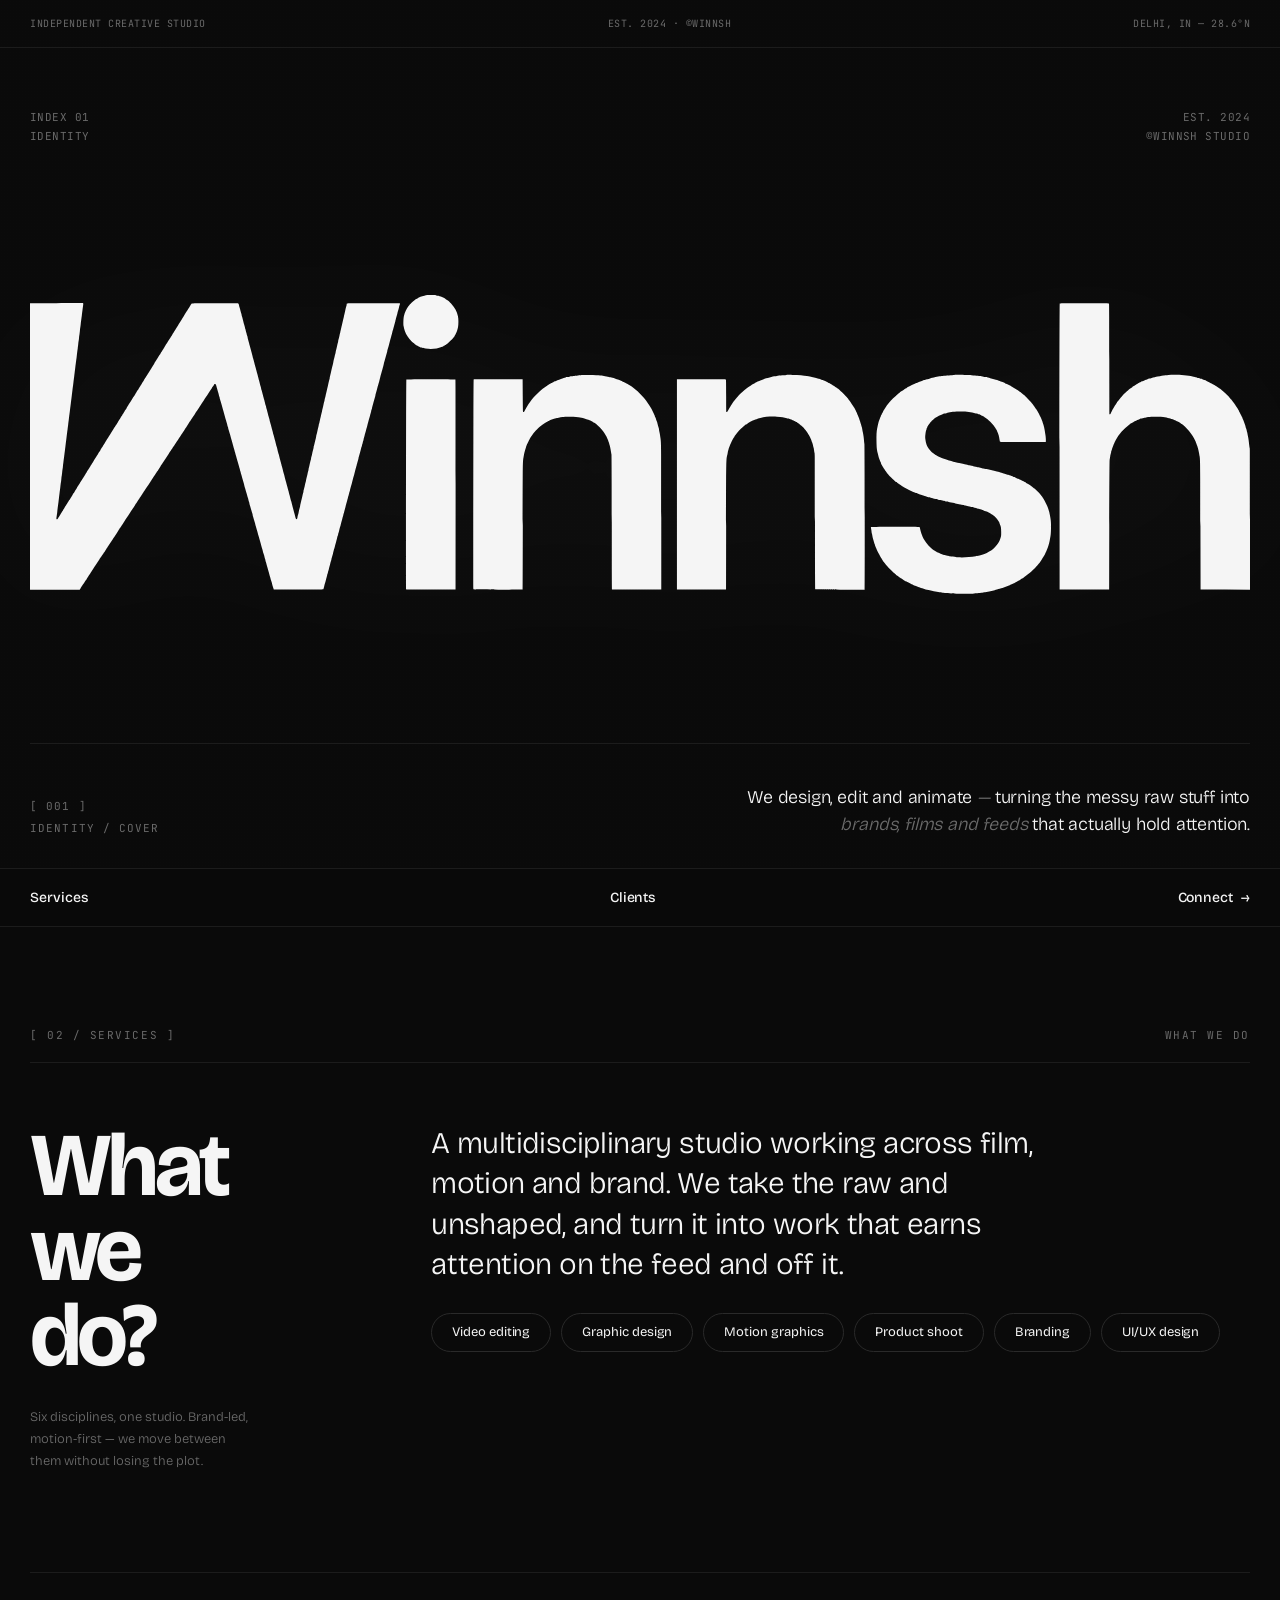
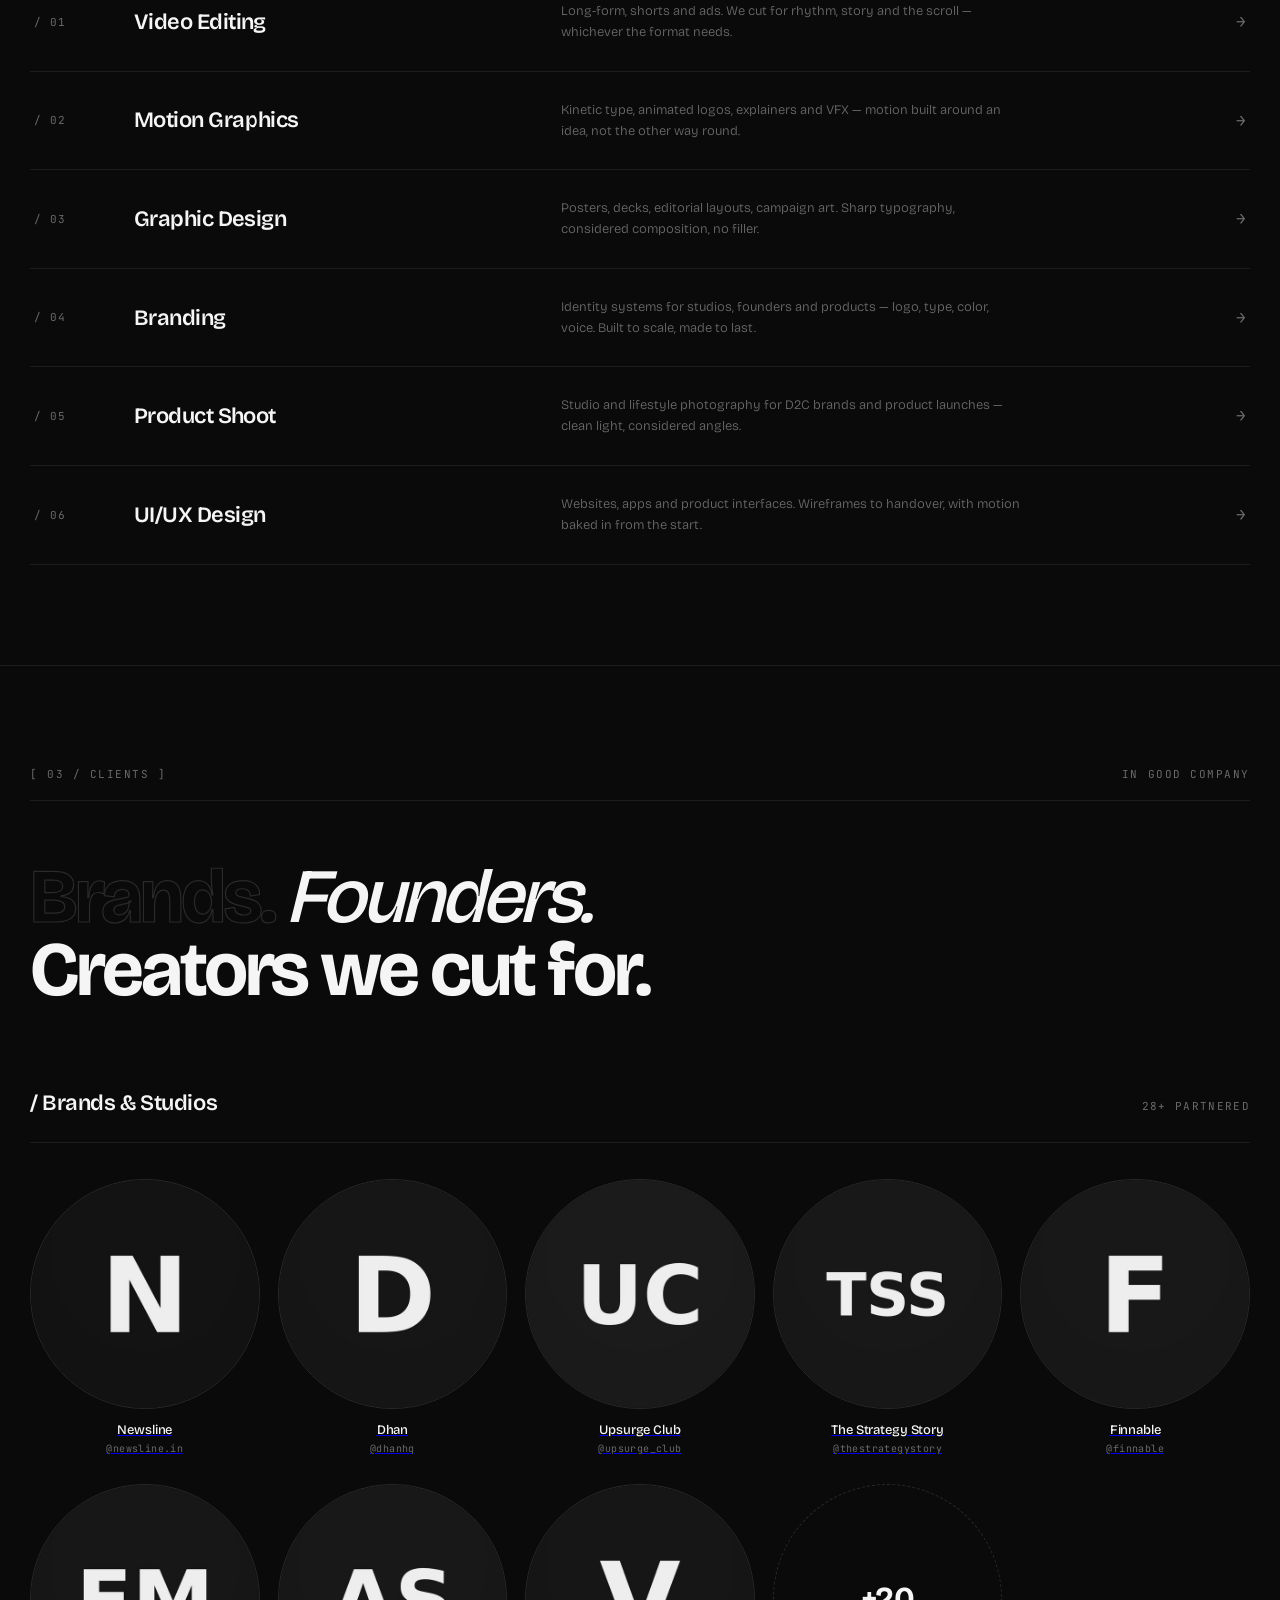
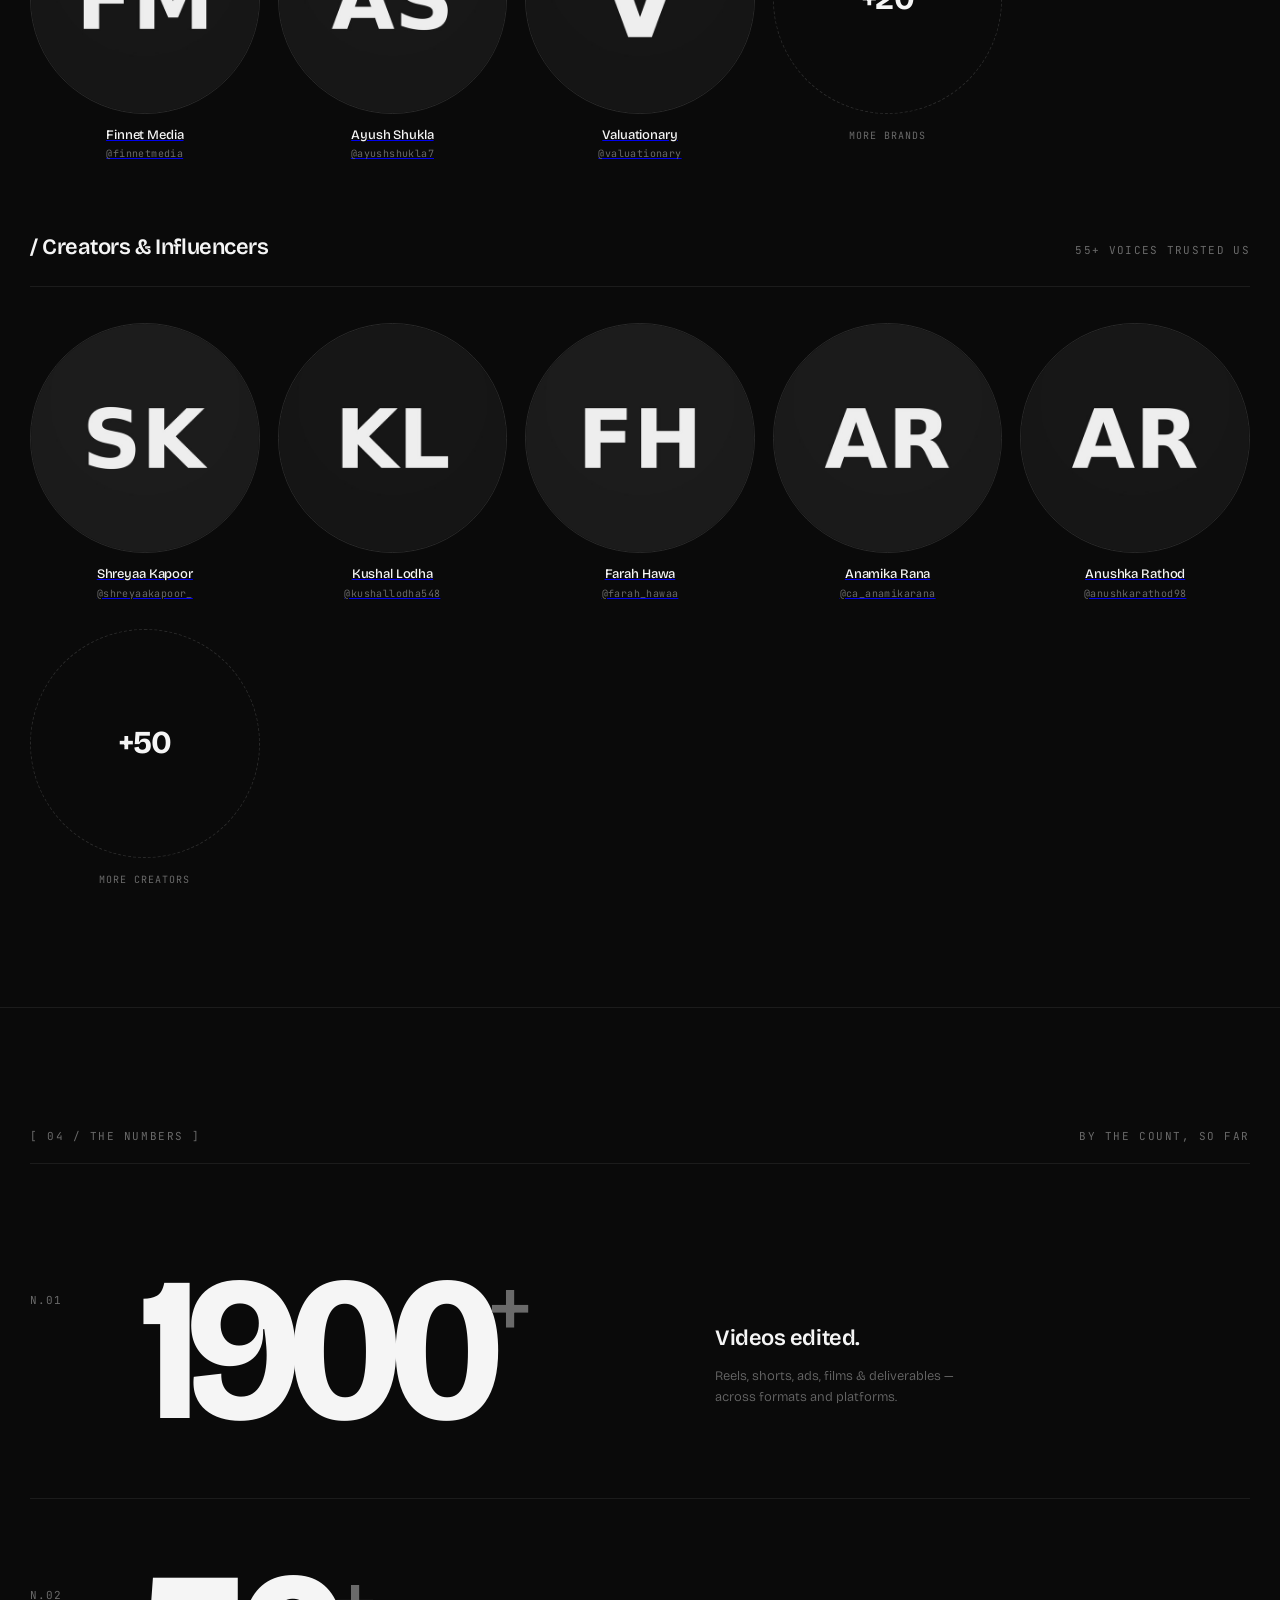
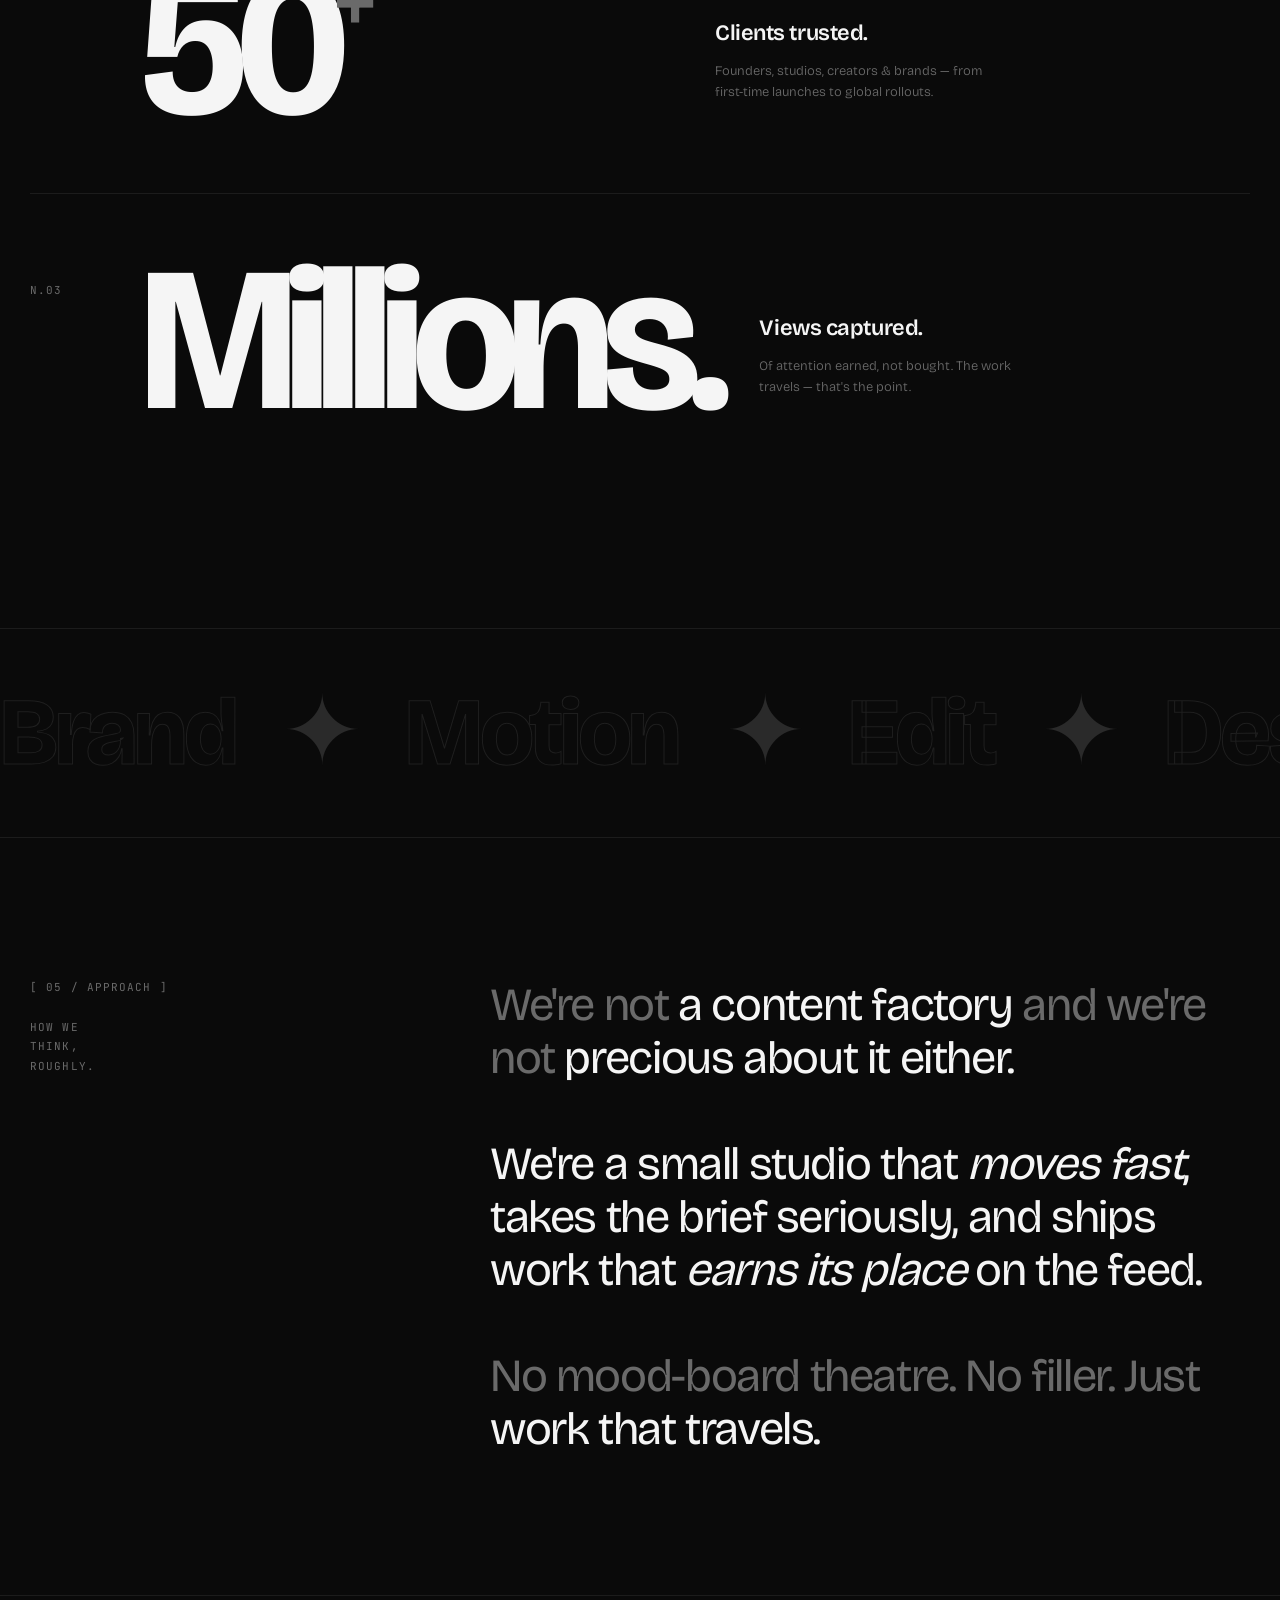
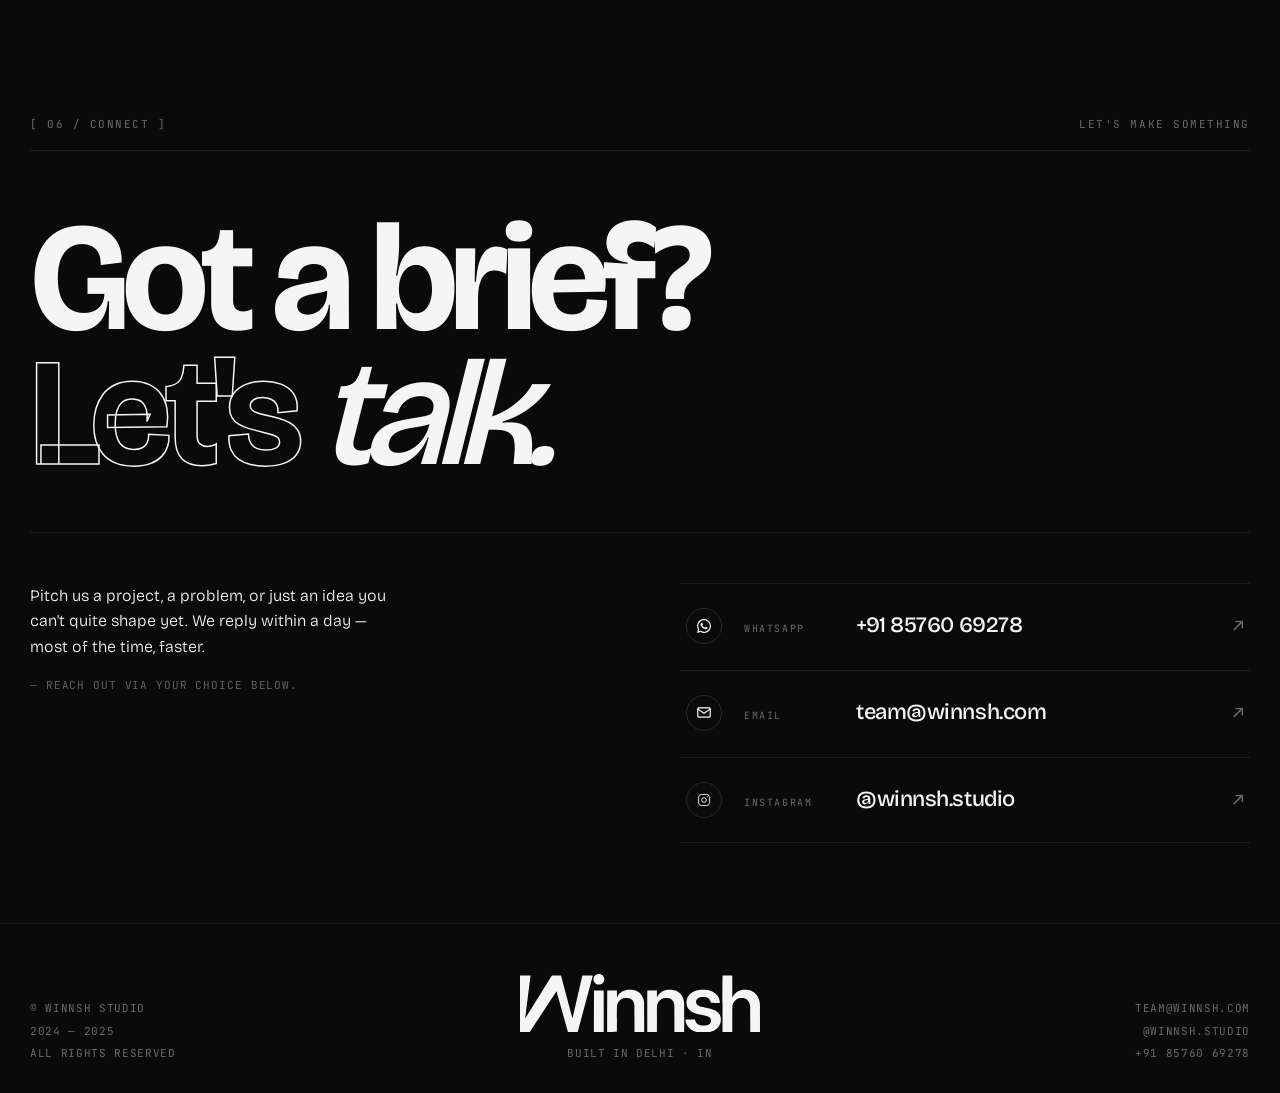
<file: index.html>
<!DOCTYPE html>
<html lang="en">
<head>
<meta charset="UTF-8">
<meta name="viewport" content="width=device-width, initial-scale=1.0">
<title>Winnsh — Independent Creative Studio</title>
<link rel="preconnect" href="https://fonts.googleapis.com">
<link rel="preconnect" href="https://fonts.gstatic.com" crossorigin>
<link href="https://fonts.googleapis.com/css2?family=Bricolage+Grotesque:opsz,wght@12..96,200..800&family=JetBrains+Mono:wght@300;400;500&display=swap" rel="stylesheet">
<style>
  *, *::before, *::after { margin: 0; padding: 0; box-sizing: border-box; }

  :root {
    --bg: #0a0a0a;
    --fg: #f5f5f5;
    --dim: #6a6a6a;
    --line: #1c1c1c;
    --line-2: #2a2a2a;
    --accent: #f5f5f5;
    --grid-gap: 24px;
  }

  ::selection { background: #f5f5f5; color: #0a0a0a; }

  html { scroll-behavior: smooth; }
  body {
    background: var(--bg);
    color: var(--fg);
    font-family: 'Bricolage Grotesque', -apple-system, system-ui, sans-serif;
    font-weight: 400;
    overflow-x: hidden;
    -webkit-font-smoothing: antialiased;
    line-height: 1.5;
  }

  .mono { font-family: 'JetBrains Mono', monospace; font-weight: 400; }

  /* Subtle grain overlay */
  body::before {
    content: '';
    position: fixed; inset: 0;
    background-image:
      radial-gradient(rgba(255,255,255,0.015) 1px, transparent 1px);
    background-size: 3px 3px;
    pointer-events: none;
    z-index: 1;
    mix-blend-mode: overlay;
  }

  /* ━━━━━━━━━━━━━━━━━ TOP STATUS BAR ━━━━━━━━━━━━━━━━━ */
  .topbar {
    display: flex;
    justify-content: space-between;
    padding: 16px 30px;
    border-bottom: 1px solid var(--line);
    font-family: 'JetBrains Mono', monospace;
    font-size: 10px;
    letter-spacing: 0.05em;
    color: var(--dim);
    text-transform: uppercase;
    position: relative;
    z-index: 10;
  }
  .topbar .blink::before {
    content: '●';
    color: #00d97f;
    margin-right: 6px;
    animation: blink 2s infinite;
  }
  @keyframes blink { 0%,100%{opacity:1} 50%{opacity:0.3} }

  /* ━━━━━━━━━━━━━━━━━ HERO ━━━━━━━━━━━━━━━━━ */
  .hero {
    min-height: calc(100vh - 80px);
    display: flex;
    flex-direction: column;
    justify-content: space-between;
    padding: 60px 30px 30px;
    position: relative;
  }

  .hero-meta-top {
    display: flex;
    justify-content: space-between;
    align-items: flex-start;
    font-family: 'JetBrains Mono', monospace;
    font-size: 11px;
    color: var(--dim);
    letter-spacing: 0.04em;
    text-transform: uppercase;
    animation: fadeIn 1s ease both;
  }
  .hero-meta-top div { max-width: 180px; line-height: 1.7; }
  .hero-meta-top .right { text-align: right; }

  .hero-logo-block {
    display: flex;
    align-items: center;
    justify-content: center;
    flex: 1;
    padding: 60px 0;
    animation: heroLogoReveal 1.2s 0.2s cubic-bezier(0.16,1,0.3,1) both;
  }

  .hero-logo-block .winnsh-mark {
    width: 100%;
    max-width: 1400px;
    height: auto;
    display: block;
    color: var(--fg);
    filter: drop-shadow(0 0 80px rgba(255,255,255,0.04));
  }

  @keyframes heroLogoReveal {
    from { opacity: 0; transform: translateY(40px); }
    to { opacity: 1; transform: none; }
  }
  @keyframes fadeIn { from{opacity:0} to{opacity:1} }

  .hero-bottom {
    display: grid;
    grid-template-columns: minmax(180px, 1fr) 2fr;
    align-items: end;
    gap: 60px;
    padding-top: 40px;
    border-top: 1px solid var(--line);
    animation: fadeIn 1s 1s both;
  }

  .hero-bottom-label {
    font-family: 'JetBrains Mono', monospace;
    font-size: 11px;
    color: var(--dim);
    letter-spacing: 0.1em;
    text-transform: uppercase;
    line-height: 1.7;
    display: flex;
    flex-direction: column;
    gap: 4px;
  }

  .hero-bottom-text {
    font-family: 'Bricolage Grotesque', sans-serif;
    font-weight: 300;
    font-size: clamp(15px, 1.4vw, 18px);
    color: var(--fg);
    letter-spacing: -0.01em;
    max-width: 540px;
    line-height: 1.5;
    justify-self: end;
    text-align: right;
  }
  .hero-bottom-text em {
    font-style: italic;
    font-weight: 300;
    color: var(--dim);
  }

  /* ━━━━━━━━━━━━━━━━━ NAV ━━━━━━━━━━━━━━━━━ */
  nav {
    position: sticky;
    top: 0;
    z-index: 50;
    display: flex;
    justify-content: space-between;
    align-items: center;
    padding: 18px 30px;
    background: rgba(10,10,10,0.85);
    backdrop-filter: blur(20px);
    -webkit-backdrop-filter: blur(20px);
    border-top: 1px solid var(--line);
    border-bottom: 1px solid var(--line);
  }
  nav a {
    color: var(--fg);
    text-decoration: none;
    font-family: 'Bricolage Grotesque', sans-serif;
    font-weight: 500;
    font-size: 14px;
    letter-spacing: -0.005em;
    display: inline-flex;
    align-items: center;
    gap: 8px;
    position: relative;
    transition: opacity 0.2s;
  }
  nav a:hover { opacity: 0.6; }
  nav .arrow {
    display: inline-block;
    transition: transform 0.25s ease;
  }
  nav a:hover .arrow { transform: translateX(4px); }

  /* ━━━━━━━━━━━━━━━━━ WHAT WE DO ━━━━━━━━━━━━━━━━━ */
  .section {
    padding: 100px 30px;
    border-bottom: 1px solid var(--line);
    position: relative;
  }

  .section-header {
    display: flex;
    justify-content: space-between;
    align-items: baseline;
    margin-bottom: 60px;
    padding-bottom: 18px;
    border-bottom: 1px solid var(--line);
  }
  .section-header .index {
    font-family: 'JetBrains Mono', monospace;
    font-size: 11px;
    color: var(--dim);
    letter-spacing: 0.14em;
    text-transform: uppercase;
  }
  .section-header .title {
    font-family: 'JetBrains Mono', monospace;
    font-size: 11px;
    color: var(--dim);
    letter-spacing: 0.14em;
    text-transform: uppercase;
  }

  .what-grid {
    display: grid;
    grid-template-columns: minmax(220px, 1fr) 2.4fr;
    gap: 60px;
    align-items: start;
  }

  .what-heading {
    font-family: 'Bricolage Grotesque', sans-serif;
    font-weight: 700;
    font-size: clamp(48px, 7vw, 92px);
    line-height: 0.95;
    letter-spacing: -0.04em;
    font-variation-settings: "wdth" 100;
  }

  .what-side-text {
    margin-top: 28px;
    font-family: 'Bricolage Grotesque', sans-serif;
    font-weight: 300;
    font-size: 13px;
    color: var(--dim);
    line-height: 1.7;
    max-width: 220px;
  }

  .reel {
    position: relative;
    aspect-ratio: 16/9;
    width: 100%;
    background: #131313;
    border-radius: 4px;
    overflow: hidden;
    border: 1px solid var(--line);
    cursor: pointer;
    transition: border-color 0.3s;
  }
  .reel:hover { border-color: var(--line-2); }
  .reel-inner {
    position: absolute;
    inset: 0;
    display: flex;
    align-items: center;
    justify-content: center;
    background:
      radial-gradient(ellipse at center, rgba(255,255,255,0.04) 0%, transparent 60%),
      linear-gradient(135deg, #181818 0%, #0e0e0e 100%);
  }
  .reel-grid-bg {
    position: absolute; inset: 0;
    background-image:
      linear-gradient(rgba(255,255,255,0.02) 1px, transparent 1px),
      linear-gradient(90deg, rgba(255,255,255,0.02) 1px, transparent 1px);
    background-size: 40px 40px;
  }
  .play-btn {
    width: 72px; height: 72px;
    border-radius: 50%;
    border: 1px solid rgba(255,255,255,0.4);
    display: flex;
    align-items: center;
    justify-content: center;
    background: rgba(255,255,255,0.04);
    backdrop-filter: blur(8px);
    transition: all 0.4s cubic-bezier(0.16,1,0.3,1);
    position: relative;
    z-index: 2;
  }
  .reel:hover .play-btn {
    transform: scale(1.1);
    background: white;
    border-color: white;
  }
  .play-btn svg { transition: fill 0.3s; }
  .reel:hover .play-btn svg path { fill: black; stroke: black; }
  .reel-corner {
    position: absolute;
    bottom: 18px;
    left: 22px;
    display: flex;
    flex-direction: column;
    gap: 4px;
    z-index: 2;
  }
  .reel-corner .lbl {
    font-family: 'JetBrains Mono', monospace;
    font-size: 10px;
    color: var(--dim);
    letter-spacing: 0.14em;
    text-transform: uppercase;
  }
  .reel-corner .name {
    font-family: 'Bricolage Grotesque', sans-serif;
    font-weight: 500;
    font-size: 13px;
    color: white;
    letter-spacing: -0.01em;
  }
  .reel-tr {
    position: absolute;
    top: 18px;
    right: 22px;
    font-family: 'JetBrains Mono', monospace;
    font-size: 9px;
    color: var(--dim);
    letter-spacing: 0.16em;
    text-transform: uppercase;
    z-index: 2;
    display: flex;
    align-items: center;
    gap: 6px;
  }
  .rec-dot {
    width: 6px; height: 6px;
    background: #ff3838;
    border-radius: 50%;
    animation: blink 1.2s infinite;
  }

  .tags-row {
    display: flex;
    flex-wrap: wrap;
    gap: 10px;
    margin-top: 28px;
    justify-content: flex-start;
  }
  .what-right { display: flex; flex-direction: column; }
  .what-intro {
    font-family: 'Bricolage Grotesque', sans-serif;
    font-weight: 300;
    font-size: clamp(20px, 2.4vw, 30px);
    line-height: 1.35;
    letter-spacing: -0.02em;
    color: var(--fg);
    max-width: 640px;
  }
  .tag {
    border: 1px solid var(--line-2);
    border-radius: 999px;
    padding: 9px 20px;
    font-family: 'Bricolage Grotesque', sans-serif;
    font-weight: 400;
    font-size: 13px;
    color: var(--fg);
    background: transparent;
    cursor: default;
    transition: all 0.3s cubic-bezier(0.16,1,0.3,1);
    letter-spacing: -0.005em;
  }
  .tag:hover {
    background: var(--fg);
    color: var(--bg);
    border-color: var(--fg);
    transform: translateY(-2px);
  }

  /* ━━━━━━━━━━━━━━━━━ SERVICES TABLE ━━━━━━━━━━━━━━━━━ */
  .services-table {
    margin-top: 100px;
    border-top: 1px solid var(--line);
  }
  .svc-row {
    display: grid;
    grid-template-columns: 70px 1fr 1.5fr 60px;
    gap: 30px;
    padding: 28px 4px;
    border-bottom: 1px solid var(--line);
    align-items: center;
    transition: padding 0.3s, background 0.3s;
    cursor: default;
  }
  .svc-row:hover {
    padding-left: 16px;
    padding-right: 16px;
    background: rgba(255,255,255,0.015);
  }
  .svc-num {
    font-family: 'JetBrains Mono', monospace;
    font-size: 11px;
    color: var(--dim);
    letter-spacing: 0.1em;
  }
  .svc-name {
    font-family: 'Bricolage Grotesque', sans-serif;
    font-weight: 600;
    font-size: 22px;
    letter-spacing: -0.025em;
    line-height: 1.1;
  }
  .svc-desc {
    font-family: 'Bricolage Grotesque', sans-serif;
    font-weight: 300;
    font-size: 13px;
    color: var(--dim);
    line-height: 1.6;
    max-width: 460px;
  }
  .svc-arrow {
    font-family: 'JetBrains Mono', monospace;
    font-size: 16px;
    color: var(--dim);
    text-align: right;
    transition: transform 0.3s, color 0.3s;
  }
  .svc-row:hover .svc-arrow { color: var(--fg); transform: translateX(6px); }

  /* ━━━━━━━━━━━━━━━━━ CLIENTS ━━━━━━━━━━━━━━━━━ */
  .clients-section {
    padding: 100px 30px 120px;
    border-bottom: 1px solid var(--line);
    position: relative;
  }

  .clients-headline {
    font-family: 'Bricolage Grotesque', sans-serif;
    font-weight: 700;
    font-size: clamp(40px, 6vw, 84px);
    line-height: 0.95;
    letter-spacing: -0.04em;
    margin-bottom: 80px;
    max-width: 1100px;
  }
  .clients-headline .dim {
    color: transparent;
    -webkit-text-stroke: 1.2px var(--line-2);
  }
  .clients-headline em {
    font-style: italic;
    font-weight: 500;
  }

  .clients-category { margin-bottom: 70px; }
  .clients-category:last-child { margin-bottom: 0; }

  .cat-header {
    display: flex;
    justify-content: space-between;
    align-items: baseline;
    padding-bottom: 22px;
    margin-bottom: 36px;
    border-bottom: 1px solid var(--line);
  }
  .cat-header .cat-label {
    font-family: 'Bricolage Grotesque', sans-serif;
    font-weight: 600;
    font-size: 22px;
    letter-spacing: -0.02em;
  }
  .cat-header .cat-count {
    font-family: 'JetBrains Mono', monospace;
    font-size: 11px;
    color: var(--dim);
    letter-spacing: 0.12em;
    text-transform: uppercase;
  }

  .clients-grid {
    display: grid;
    grid-template-columns: repeat(5, 1fr);
    gap: 28px 18px;
  }

  .client-card {
    display: flex;
    flex-direction: column;
    align-items: center;
    gap: 14px;
    text-align: center;
    transition: transform 0.4s cubic-bezier(0.16,1,0.3,1);
    cursor: pointer;
  }
  .client-card:hover { transform: translateY(-4px); }

  .client-avatar {
    width: 100%;
    aspect-ratio: 1;
    border-radius: 50%;
    overflow: hidden;
    background: #1a1a1a;
    border: 1px solid var(--line-2);
    position: relative;
    transition: border-color 0.3s, transform 0.4s cubic-bezier(0.16,1,0.3,1);
  }
  .client-card:hover .client-avatar { border-color: var(--fg); }

  .client-avatar img {
    width: 100%;
    height: 100%;
    object-fit: cover;
    transition: transform 0.6s cubic-bezier(0.16,1,0.3,1), filter 0.4s;
  }
  .client-card:hover .client-avatar img { transform: scale(1.06); }

  /* Helper: add class="logo-fit" to a .client-avatar whose image is a
     wide/rectangular brand logo (e.g. The Strategy Story) so it sits
     centered & contained instead of being cropped. */
  .client-avatar.logo-fit {
    background: #fff;
  }
  .client-avatar.logo-fit img {
    object-fit: contain;
    padding: 22%;
  }

  .client-meta { display: flex; flex-direction: column; gap: 3px; }

  .client-name {
    font-family: 'Bricolage Grotesque', sans-serif;
    font-weight: 500;
    font-size: 13px;
    letter-spacing: -0.01em;
    color: var(--fg);
    line-height: 1.2;
  }
  .client-handle {
    font-family: 'JetBrains Mono', monospace;
    font-size: 10px;
    color: var(--dim);
    letter-spacing: 0.04em;
  }

  .client-more {
    display: flex;
    flex-direction: column;
    align-items: center;
    gap: 14px;
    text-align: center;
  }
  .client-more .more-circle {
    width: 100%;
    aspect-ratio: 1;
    border-radius: 50%;
    border: 1px dashed var(--line-2);
    display: flex;
    align-items: center;
    justify-content: center;
    font-family: 'Bricolage Grotesque', sans-serif;
    font-weight: 700;
    font-size: clamp(20px, 2.5vw, 32px);
    color: var(--fg);
    letter-spacing: -0.02em;
    transition: all 0.3s;
  }
  .client-more:hover .more-circle {
    border-color: var(--fg);
    background: var(--fg);
    color: var(--bg);
  }
  .client-more .more-label {
    font-family: 'JetBrains Mono', monospace;
    font-size: 10px;
    color: var(--dim);
    letter-spacing: 0.1em;
    text-transform: uppercase;
  }

  /* ━━━━━━━━━━━━━━━━━ THE NUMBERS ━━━━━━━━━━━━━━━━━ */
  .numbers-section {
    padding: 120px 30px 140px;
    border-bottom: 1px solid var(--line);
    position: relative;
    overflow: hidden;
  }

  .numbers-eyebrow {
    font-family: 'JetBrains Mono', monospace;
    font-size: 11px;
    color: var(--dim);
    letter-spacing: 0.14em;
    text-transform: uppercase;
    margin-bottom: 40px;
    padding-bottom: 18px;
    border-bottom: 1px solid var(--line);
    display: flex;
    justify-content: space-between;
  }

  .number-block {
    padding: 60px 0;
    border-bottom: 1px solid var(--line);
    display: grid;
    grid-template-columns: 70px 1fr 1fr;
    gap: 40px;
    align-items: center;
    position: relative;
  }
  .number-block:last-child { border-bottom: none; }

  .number-block .nb-idx {
    font-family: 'JetBrains Mono', monospace;
    font-size: 11px;
    color: var(--dim);
    letter-spacing: 0.1em;
    align-self: start;
    padding-top: 28px;
  }

  .number-block .nb-num {
    font-family: 'Bricolage Grotesque', sans-serif;
    font-weight: 700;
    font-size: clamp(80px, 16vw, 220px);
    line-height: 0.85;
    letter-spacing: -0.06em;
    font-variation-settings: "wdth" 95;
  }
  .number-block .nb-num .plus {
    font-weight: 400;
    color: var(--dim);
    font-size: 0.5em;
    vertical-align: top;
    margin-left: -0.05em;
  }

  .number-block .nb-meta {
    display: flex;
    flex-direction: column;
    gap: 16px;
    align-self: end;
    padding-bottom: 30px;
  }
  .number-block .nb-label {
    font-family: 'Bricolage Grotesque', sans-serif;
    font-weight: 600;
    font-size: 22px;
    letter-spacing: -0.02em;
    line-height: 1.1;
  }
  .number-block .nb-sub {
    font-family: 'Bricolage Grotesque', sans-serif;
    font-weight: 300;
    font-size: 13px;
    color: var(--dim);
    line-height: 1.6;
    max-width: 280px;
  }

  /* ━━━━━━━━━━━━━━━━━ MARQUEE ━━━━━━━━━━━━━━━━━ */
  .marquee {
    padding: 56px 0;
    border-bottom: 1px solid var(--line);
    overflow: hidden;
  }
  .marquee-track {
    display: flex;
    animation: scroll 32s linear infinite;
    width: max-content;
  }
  .marquee-item {
    font-family: 'Bricolage Grotesque', sans-serif;
    font-weight: 700;
    font-size: clamp(48px, 8vw, 96px);
    line-height: 1;
    letter-spacing: -0.035em;
    color: transparent;
    -webkit-text-stroke: 1px #1f1f1f;
    white-space: nowrap;
    padding-right: 80px;
    transition: color 0.3s, -webkit-text-stroke 0.3s;
    font-variation-settings: "wdth" 100;
  }
  .marquee-item .star {
    display: inline-block;
    color: #2a2a2a;
    margin: 0 30px;
    font-weight: 300;
    -webkit-text-stroke: 0;
  }
  .marquee-item:hover { color: var(--fg); -webkit-text-stroke: 0; }
  @keyframes scroll {
    from { transform: translateX(0); }
    to { transform: translateX(-50%); }
  }

  /* ━━━━━━━━━━━━━━━━━ MANIFESTO ━━━━━━━━━━━━━━━━━ */
  .manifesto {
    padding: 140px 30px;
    border-bottom: 1px solid var(--line);
  }
  .manifesto-grid {
    display: grid;
    grid-template-columns: 1fr 2fr;
    gap: 80px;
    align-items: start;
  }
  .manifesto-side {
    font-family: 'JetBrains Mono', monospace;
    font-size: 11px;
    color: var(--dim);
    letter-spacing: 0.1em;
    text-transform: uppercase;
    line-height: 1.8;
    position: sticky;
    top: 100px;
  }
  .manifesto-text {
    font-family: 'Bricolage Grotesque', sans-serif;
    font-weight: 400;
    font-size: clamp(28px, 3.6vw, 48px);
    line-height: 1.15;
    letter-spacing: -0.03em;
  }
  .manifesto-text .dim {
    color: var(--dim);
  }
  .manifesto-text .accent {
    font-style: italic;
    font-weight: 400;
  }

  /* ━━━━━━━━━━━━━━━━━ CONNECT ━━━━━━━━━━━━━━━━━ */
  .connect {
    padding: 120px 30px 80px;
    position: relative;
    overflow: hidden;
  }

  .connect-headline {
    font-family: 'Bricolage Grotesque', sans-serif;
    font-weight: 700;
    font-size: clamp(64px, 12vw, 200px);
    line-height: 0.88;
    letter-spacing: -0.05em;
    margin-bottom: 50px;
    font-variation-settings: "wdth" 100;
  }
  .connect-headline .outline {
    color: transparent;
    -webkit-text-stroke: 1.5px var(--fg);
  }
  .connect-headline em {
    font-style: italic;
    font-weight: 500;
  }

  .connect-grid {
    display: grid;
    grid-template-columns: 1fr 1fr;
    gap: 80px;
    align-items: start;
    padding-top: 50px;
    border-top: 1px solid var(--line);
  }

  .connect-blurb {
    font-family: 'Bricolage Grotesque', sans-serif;
    font-weight: 300;
    font-size: 16px;
    line-height: 1.6;
    color: var(--fg);
    max-width: 360px;
  }
  .connect-blurb .small {
    display: block;
    margin-top: 18px;
    font-family: 'JetBrains Mono', monospace;
    font-size: 11px;
    color: var(--dim);
    letter-spacing: 0.08em;
    text-transform: uppercase;
  }

  .connect-list {
    display: flex;
    flex-direction: column;
    gap: 2px;
  }

  .connect-card {
    display: grid;
    grid-template-columns: 36px 1fr auto;
    gap: 22px;
    padding: 24px 6px;
    border-top: 1px solid var(--line);
    text-decoration: none;
    color: var(--fg);
    align-items: center;
    transition: padding 0.35s cubic-bezier(0.16,1,0.3,1), background 0.3s;
    position: relative;
    overflow: hidden;
  }
  .connect-card:last-child { border-bottom: 1px solid var(--line); }
  .connect-card:hover {
    padding-left: 22px;
    padding-right: 22px;
    background: rgba(255,255,255,0.02);
  }

  .cc-icon {
    width: 36px; height: 36px;
    display: flex;
    align-items: center;
    justify-content: center;
    border: 1px solid var(--line-2);
    border-radius: 50%;
    transition: all 0.3s;
  }
  .connect-card:hover .cc-icon {
    border-color: var(--fg);
    background: var(--fg);
  }
  .connect-card:hover .cc-icon svg path,
  .connect-card:hover .cc-icon svg rect { stroke: var(--bg); }
  .connect-card:hover .cc-icon svg .fill { fill: var(--bg); }

  .cc-body {
    display: flex;
    align-items: baseline;
    gap: 22px;
    flex-wrap: wrap;
  }
  .cc-label {
    font-family: 'JetBrains Mono', monospace;
    font-size: 10px;
    color: var(--dim);
    letter-spacing: 0.16em;
    text-transform: uppercase;
    min-width: 90px;
  }
  .cc-value {
    font-family: 'Bricolage Grotesque', sans-serif;
    font-weight: 500;
    font-size: 22px;
    letter-spacing: -0.02em;
  }

  .cc-arrow {
    font-family: 'JetBrains Mono', monospace;
    color: var(--dim);
    transition: transform 0.3s, color 0.3s;
    font-size: 18px;
  }
  .connect-card:hover .cc-arrow { color: var(--fg); transform: translateX(6px); }

  /* ━━━━━━━━━━━━━━━━━ FOOTER ━━━━━━━━━━━━━━━━━ */
  footer {
    padding: 50px 30px 30px;
    border-top: 1px solid var(--line);
    display: grid;
    grid-template-columns: 1fr 1fr 1fr;
    gap: 30px;
    align-items: end;
  }
  footer .ft-col {
    font-family: 'JetBrains Mono', monospace;
    font-size: 11px;
    color: var(--dim);
    letter-spacing: 0.06em;
    text-transform: uppercase;
    line-height: 1.7;
  }
  footer .ft-col p + p { margin-top: 4px; }
  footer .ft-center {
    text-align: center;
  }
  footer .ft-right { text-align: right; }
  footer .winnsh-footer {
    width: 100%;
    max-width: 240px;
    height: auto;
    color: var(--fg);
    margin: 0 auto 12px;
    display: block;
  }

  /* ━━━━━━━━━━━━━━━━━ REVEAL ANIMATIONS ━━━━━━━━━━━━━━━━━ */
  .reveal {
    opacity: 0;
    transform: translateY(28px);
    transition: opacity 0.9s ease, transform 0.9s cubic-bezier(0.16,1,0.3,1);
  }
  .reveal.in { opacity: 1; transform: none; }
  .d1 { transition-delay: 0.08s; }
  .d2 { transition-delay: 0.16s; }
  .d3 { transition-delay: 0.24s; }
  .d4 { transition-delay: 0.32s; }

  /* ━━━━━━━━━━━━━━━━━ MOBILE ━━━━━━━━━━━━━━━━━ */
  @media (max-width: 800px) {
    .topbar { padding: 12px 18px; font-size: 9px; }
    .topbar .hide-mobile { display: none; }
    .hero { padding: 30px 18px 24px; }
    .hero-meta-top { font-size: 9px; }
    .hero-meta-top div { max-width: 130px; }
    .hero-logo-block { padding: 40px 0; }
    .hero-bottom { grid-template-columns: 1fr; gap: 20px; }
    .hero-bottom-text { text-align: left; justify-self: start; }
    nav { padding: 14px 18px; }
    .section { padding: 70px 18px; }
    .section-header { margin-bottom: 36px; }
    .what-grid { grid-template-columns: 1fr; gap: 36px; }
    .svc-row { grid-template-columns: 40px 1fr 30px; }
    .svc-desc { display: none; }
    .numbers-section { padding: 80px 18px 100px; }
    .clients-section { padding: 70px 18px 80px; }
    .clients-grid { grid-template-columns: repeat(3, 1fr); gap: 18px 12px; }
    .clients-headline { margin-bottom: 50px; }
    .cat-header .cat-label { font-size: 17px; }
    .number-block {
      grid-template-columns: 1fr;
      gap: 16px;
      padding: 40px 0;
    }
    .number-block .nb-idx { padding-top: 0; }
    .number-block .nb-meta { padding-bottom: 0; }
    .manifesto { padding: 80px 18px; }
    .manifesto-grid { grid-template-columns: 1fr; gap: 32px; }
    .manifesto-side { position: static; }
    .connect { padding: 80px 18px 60px; }
    .connect-grid { grid-template-columns: 1fr; gap: 40px; padding-top: 30px; }
    .cc-body { gap: 6px; }
    .cc-label { min-width: 0; }
    .cc-value { font-size: 17px; }
    footer { grid-template-columns: 1fr; text-align: left; gap: 40px; padding: 40px 18px 24px; }
    footer .ft-center, footer .ft-right { text-align: left; }
  }
</style>
</head>
<body>

<!-- TOP STATUS BAR -->
<div class="topbar">
  <span>Independent Creative Studio</span>
  <span class="hide-mobile">Est. 2024 · ©Winnsh</span>
  <span>Delhi, IN — 28.6°N</span>
</div>

<!-- HERO -->
<section class="hero">
  <div class="hero-meta-top">
    <div>
      Index 01<br>
      Identity
    </div>
    <div class="right">
      Est. 2024<br>
      ©Winnsh Studio
    </div>
  </div>

  <div class="hero-logo-block">
    <svg viewBox="0 0 5764 1412" xmlns="http://www.w3.org/2000/svg" class="winnsh-mark" role="img" aria-label="Winnsh">
<g transform="translate(0.000000,1412.000000) scale(0.100000,-0.100000)"
fill="currentColor" stroke="none">
<path d="M18696 14105 c-10 -8 -39 -17 -65 -20 -25 -3 -70 -15 -99 -26 -30
-10 -61 -19 -70 -19 -10 0 -28 -9 -42 -20 -14 -11 -32 -20 -40 -20 -8 0 -26
-9 -40 -20 -14 -11 -30 -20 -37 -20 -7 0 -32 -14 -55 -30 -24 -17 -61 -42 -83
-57 -53 -35 -226 -204 -279 -273 -104 -137 -176 -295 -222 -485 -22 -92 -31
-382 -14 -457 7 -29 18 -82 25 -118 31 -153 125 -342 244 -489 77 -95 188
-201 224 -214 9 -4 17 -11 17 -16 0 -22 287 -181 327 -181 7 0 29 -6 48 -14
19 -8 88 -24 154 -35 252 -44 561 -15 749 70 23 10 48 19 55 19 6 0 23 9 37
20 14 11 32 20 41 20 9 0 24 9 34 20 10 11 24 20 31 20 36 0 327 271 362 336
7 13 17 24 22 24 5 0 15 12 23 28 7 15 24 45 37 67 13 22 30 54 37 70 8 17 18
37 23 46 17 33 59 167 79 255 30 132 30 399 0 529 -55 233 -136 388 -306 581
-64 73 -191 184 -211 184 -6 0 -16 9 -22 20 -6 11 -16 20 -22 20 -6 0 -19 6
-27 14 -16 14 -96 55 -166 86 -68 30 -169 60 -200 60 -17 0 -48 9 -70 20 -36
18 -59 20 -260 20 -175 -1 -224 -4 -239 -15z"/>
<path d="M1238 13733 l-1238 -3 0 -6765 0 -6765 1173 0 1174 0 44 68 c24 37
48 76 54 87 14 24 47 76 58 90 4 6 40 60 79 120 40 61 78 114 85 118 7 4 13
14 13 21 0 7 15 33 33 57 19 24 43 59 53 78 34 61 41 71 57 89 10 10 17 21 17
24 0 4 64 102 141 220 78 117 165 249 194 293 28 44 60 93 71 109 10 16 24 36
29 45 38 63 60 97 67 106 16 20 58 86 58 91 0 3 15 24 34 47 18 23 39 53 46
67 7 14 19 29 26 33 8 4 14 12 14 17 0 8 38 70 58 95 4 6 23 36 41 67 18 32
37 60 42 64 6 3 15 16 20 27 11 26 33 60 150 234 80 119 243 368 310 473 16
25 32 50 36 55 23 29 63 96 63 104 0 6 9 15 20 21 11 6 20 16 20 23 0 7 10 27
23 44 32 45 98 146 182 278 40 63 108 165 234 355 152 226 236 355 240 365 4
11 53 87 61 95 3 3 21 30 40 60 19 30 38 60 43 65 4 6 22 33 40 60 17 28 35
55 39 60 17 21 178 267 178 271 0 3 73 114 163 249 89 134 198 301 242 371 44
69 87 133 95 142 9 10 21 28 28 42 13 27 30 54 80 124 17 26 32 51 32 56 0 5
6 13 13 17 6 4 24 26 38 48 14 22 44 68 67 103 23 34 42 64 42 66 0 4 217 334
280 426 17 25 45 68 62 95 64 102 189 295 201 310 22 30 57 87 57 95 0 5 9 14
20 20 11 6 20 15 20 20 0 5 10 24 22 43 13 19 57 87 98 151 41 64 165 253 276
420 111 166 214 325 230 352 16 27 32 54 36 59 21 26 58 87 58 95 0 5 6 13 13
17 7 4 27 31 45 58 40 63 52 79 80 118 12 17 22 35 22 39 0 5 17 31 38 57 20
27 53 75 72 108 19 32 109 171 201 308 91 138 195 297 232 355 37 58 70 110
75 115 4 6 22 33 40 60 18 28 37 57 42 65 72 107 140 214 140 221 0 4 6 12 13
16 14 9 67 85 67 96 0 5 17 31 38 60 21 29 43 64 50 80 6 15 23 33 37 39 36
16 56 -6 76 -85 24 -93 76 -274 98 -342 11 -33 22 -78 26 -100 4 -21 13 -52
21 -67 8 -15 14 -37 14 -50 0 -13 9 -50 20 -83 18 -56 33 -109 81 -277 10 -38
28 -98 38 -135 11 -38 29 -104 41 -148 22 -77 37 -134 80 -287 12 -40 29 -102
40 -138 32 -106 58 -203 66 -240 3 -19 13 -47 20 -62 8 -15 14 -37 14 -50 0
-13 9 -50 19 -83 19 -58 41 -133 82 -277 10 -38 28 -98 38 -135 11 -38 25 -86
31 -108 7 -22 20 -71 30 -110 10 -38 27 -101 38 -140 11 -38 32 -113 47 -165
15 -52 33 -115 40 -140 8 -25 19 -65 25 -90 6 -25 21 -76 32 -115 20 -70 42
-147 77 -272 48 -169 63 -222 81 -278 11 -33 20 -70 20 -83 0 -13 6 -35 14
-50 8 -15 17 -46 21 -67 4 -22 15 -67 26 -100 10 -33 28 -94 39 -135 30 -105
55 -194 79 -275 12 -38 21 -77 21 -85 0 -8 9 -42 19 -75 19 -59 45 -148 81
-275 36 -127 62 -216 81 -275 10 -33 19 -71 19 -85 1 -14 9 -43 20 -65 11 -22
19 -51 20 -65 0 -14 9 -52 19 -85 11 -33 29 -93 40 -132 12 -40 30 -106 42
-145 11 -40 29 -100 40 -133 10 -33 19 -67 19 -75 0 -8 9 -46 21 -85 11 -38
29 -101 40 -140 12 -38 28 -92 36 -120 9 -27 21 -75 28 -105 7 -30 17 -68 23
-85 6 -16 20 -63 31 -103 11 -40 30 -103 41 -140 11 -37 20 -74 20 -82 0 -8 9
-42 20 -75 11 -33 29 -94 40 -135 11 -41 29 -104 40 -140 11 -36 29 -101 40
-145 23 -89 53 -194 77 -270 9 -27 20 -68 24 -90 4 -22 14 -61 23 -87 9 -27
23 -69 32 -95 9 -27 19 -68 24 -93 5 -25 16 -62 24 -82 9 -21 16 -48 16 -60 0
-13 9 -50 19 -83 11 -33 29 -94 41 -135 11 -41 30 -106 41 -145 33 -112 56
-194 79 -280 12 -44 28 -102 37 -130 9 -27 20 -68 24 -90 4 -22 14 -60 22 -85
8 -25 23 -67 32 -95 9 -27 20 -68 24 -90 4 -22 16 -65 25 -95 10 -30 26 -80
35 -110 l17 -55 1166 -3 c925 -2 1168 1 1175 10 10 12 28 79 59 218 8 36 19
74 25 85 5 11 16 47 24 80 18 81 34 138 56 211 11 33 19 70 19 83 0 12 7 35
15 50 8 16 17 48 21 72 3 24 13 62 21 84 8 22 19 60 23 85 5 25 15 65 23 90
20 61 36 125 49 185 5 28 18 73 29 100 10 28 19 57 19 65 0 18 33 142 60 225
11 33 20 69 20 80 0 11 9 52 21 90 31 105 56 195 69 245 6 25 20 77 31 115 22
76 52 193 75 295 8 35 19 69 24 75 4 5 13 36 19 68 6 32 13 63 17 69 4 5 15
45 25 87 25 108 39 162 51 196 6 17 15 48 20 70 15 61 47 182 68 255 10 36 21
82 25 102 3 20 12 50 20 65 8 15 15 40 15 55 0 15 5 39 11 55 7 15 20 61 30
101 11 39 28 105 38 145 11 39 25 92 31 117 6 25 20 74 30 110 10 36 24 85 30
110 6 25 16 63 21 85 6 22 15 54 21 70 6 17 16 57 22 90 7 33 18 69 23 80 6
11 17 49 23 85 6 35 18 76 26 92 8 15 14 40 14 55 0 15 9 55 19 88 22 68 54
180 70 243 46 180 71 274 88 327 9 28 22 75 29 105 7 30 22 90 33 133 12 42
30 110 40 150 11 39 24 90 31 112 6 22 20 74 31 115 11 41 29 105 40 141 10
36 19 74 19 85 0 10 9 46 19 79 31 94 72 245 100 365 9 41 22 84 28 95 6 11
14 41 17 68 4 26 14 59 22 75 7 15 14 39 14 54 0 15 9 50 20 78 11 28 20 61
20 73 0 12 9 49 19 82 11 33 24 80 30 105 6 25 20 77 31 115 11 39 25 90 31
115 6 25 19 74 30 110 10 36 28 103 40 150 12 47 29 114 39 150 10 36 23 83
28 105 5 22 14 54 20 70 10 28 16 52 43 158 6 23 19 69 30 102 10 33 19 74 19
90 1 17 9 48 20 70 11 22 19 52 20 67 0 16 8 54 19 85 10 32 24 78 30 103 7
25 21 77 31 115 10 39 24 90 31 115 6 25 20 72 30 106 11 33 19 69 19 80 0 10
9 46 19 79 36 112 61 201 61 221 0 10 9 46 19 79 11 33 29 96 41 140 12 44 30
109 40 145 23 81 38 138 55 215 8 33 21 83 29 110 8 28 24 86 36 130 12 44 30
109 40 145 23 81 38 138 55 215 8 33 21 83 29 110 18 58 45 157 76 270 12 44
30 109 41 145 11 36 19 72 19 80 0 8 9 45 20 83 30 99 61 213 91 330 40 155
88 332 110 407 11 36 19 71 19 79 0 8 9 42 19 75 10 34 29 99 41 146 22 85 43
163 80 295 10 39 29 108 40 155 12 47 30 112 41 145 11 33 19 69 19 80 0 11 9
47 19 80 40 123 61 201 61 225 1 14 9 43 20 65 21 44 25 80 10 90 -5 3 -566 5
-1247 5 -1149 0 -1239 -1 -1250 -17 -7 -9 -13 -32 -13 -50 0 -18 -7 -50 -15
-70 -14 -35 -21 -65 -56 -233 -6 -30 -19 -89 -29 -130 -11 -41 -24 -96 -29
-122 -24 -105 -33 -146 -50 -213 -10 -38 -28 -115 -40 -170 -12 -55 -27 -118
-32 -140 -6 -22 -17 -72 -24 -112 -8 -39 -21 -93 -28 -120 -14 -46 -22 -80
-47 -203 -7 -30 -20 -84 -31 -120 -11 -36 -19 -76 -19 -90 0 -14 -5 -41 -11
-60 -11 -35 -38 -147 -60 -250 -6 -30 -20 -84 -30 -119 -11 -35 -19 -78 -19
-95 -1 -17 -7 -49 -15 -71 -8 -22 -20 -67 -26 -100 -6 -33 -16 -80 -24 -105
-12 -43 -21 -81 -50 -220 -7 -36 -21 -96 -30 -135 -31 -123 -53 -217 -76 -320
-12 -55 -30 -132 -40 -171 -11 -38 -19 -79 -19 -90 0 -12 -8 -50 -19 -85 -18
-62 -27 -100 -56 -239 -7 -36 -21 -96 -30 -135 -9 -38 -25 -104 -35 -145 -25
-104 -40 -167 -52 -225 -6 -27 -19 -80 -29 -117 -11 -36 -19 -77 -19 -91 0
-14 -5 -38 -11 -54 -10 -26 -33 -125 -59 -253 -6 -30 -20 -85 -31 -121 -10
-36 -19 -77 -19 -90 0 -14 -6 -45 -14 -70 -8 -24 -26 -100 -41 -169 -15 -69
-35 -154 -45 -190 -10 -36 -21 -87 -24 -114 -3 -27 -11 -54 -16 -61 -5 -7 -13
-34 -16 -61 -3 -27 -14 -78 -24 -114 -17 -61 -27 -109 -51 -225 -6 -27 -19
-79 -30 -115 -11 -36 -19 -76 -19 -90 0 -14 -9 -56 -19 -95 -20 -73 -35 -136
-53 -220 -6 -27 -19 -80 -29 -117 -11 -36 -19 -76 -19 -88 0 -12 -8 -52 -19
-88 -18 -63 -27 -102 -52 -224 -6 -29 -19 -82 -30 -118 -11 -36 -19 -76 -19
-90 0 -14 -8 -54 -19 -90 -11 -36 -24 -90 -31 -120 -25 -121 -33 -158 -51
-219 -11 -35 -19 -77 -19 -92 0 -16 -7 -49 -16 -75 -8 -25 -19 -67 -24 -93 -8
-50 -31 -145 -61 -258 -10 -40 -19 -83 -19 -95 0 -13 -8 -52 -19 -88 -11 -36
-24 -89 -30 -117 -25 -123 -34 -161 -52 -222 -11 -35 -19 -76 -19 -90 0 -14
-8 -55 -19 -91 -11 -36 -24 -87 -29 -115 -15 -70 -32 -145 -87 -370 -10 -38
-21 -92 -25 -120 -4 -27 -15 -72 -23 -100 -14 -47 -22 -83 -48 -208 -6 -28
-19 -81 -29 -117 -11 -36 -22 -89 -25 -118 -12 -91 -59 -110 -81 -32 -7 25
-18 65 -24 90 -7 25 -20 74 -30 110 -19 72 -35 129 -51 192 -6 24 -19 72 -29
108 -29 108 -41 153 -54 210 -7 30 -20 78 -29 105 -17 54 -31 109 -52 197 -7
31 -20 76 -28 100 -8 24 -19 66 -25 93 -5 28 -14 64 -20 80 -6 17 -15 50 -21
75 -19 80 -41 164 -56 215 -7 28 -23 86 -35 130 -12 44 -30 109 -40 145 -16
61 -29 111 -53 205 -5 22 -16 63 -24 90 -9 28 -21 75 -28 105 -17 70 -34 132
-52 195 -9 28 -21 75 -28 105 -14 58 -26 103 -55 210 -18 64 -29 108 -51 193
-6 23 -17 65 -26 92 -15 47 -22 74 -56 220 -8 33 -21 83 -30 110 -9 28 -20 69
-26 93 -27 105 -34 131 -51 192 -22 79 -37 137 -55 213 -7 32 -21 76 -29 98
-9 22 -16 49 -16 62 0 12 -9 49 -19 82 -11 33 -24 79 -30 103 -36 143 -69 265
-92 342 -11 36 -19 72 -19 80 0 8 -9 42 -19 75 -11 33 -25 80 -31 105 -6 25
-20 79 -31 120 -11 41 -27 101 -34 133 -7 32 -21 76 -29 98 -9 22 -16 49 -16
62 0 12 -9 49 -19 82 -20 61 -32 107 -56 205 -7 30 -19 78 -28 105 -17 59 -32
113 -57 215 -27 108 -40 157 -61 223 -11 31 -19 65 -19 75 0 9 -9 46 -19 82
-11 36 -32 110 -46 165 -14 55 -32 123 -40 150 -7 28 -23 85 -34 128 -12 42
-30 110 -40 150 -11 39 -30 110 -42 157 -23 90 -51 193 -75 275 -8 28 -21 77
-29 110 -16 71 -32 132 -52 200 -9 28 -21 75 -28 105 -19 78 -34 135 -55 210
-10 36 -23 83 -29 105 -19 75 -33 130 -48 180 -9 28 -21 75 -28 105 -24 98
-36 144 -56 205 -10 33 -19 71 -19 85 0 14 -9 45 -20 69 -11 24 -20 56 -20 72
0 15 -8 50 -19 76 -10 26 -22 70 -26 98 -4 27 -13 62 -21 77 -8 15 -14 37 -14
50 0 13 -9 50 -19 83 -11 33 -25 80 -31 105 -6 25 -20 79 -31 120 -11 41 -26
100 -33 130 -7 30 -21 77 -30 103 -9 26 -16 55 -16 64 0 9 -8 44 -19 77 -19
63 -32 109 -57 211 -8 33 -21 78 -29 100 -8 22 -16 61 -20 86 -6 45 -34 89
-58 89 -7 0 -495 0 -1086 0 -817 0 -1078 -3 -1089 -12 -14 -12 -82 -114 -82
-123 0 -3 -15 -27 -33 -53 -18 -26 -40 -60 -49 -77 -24 -47 -131 -217 -176
-278 -12 -17 -22 -35 -22 -41 0 -6 -18 -36 -40 -67 -22 -32 -40 -60 -40 -63 0
-3 -11 -22 -25 -43 -49 -74 -149 -232 -176 -281 -28 -49 -53 -86 -60 -92 -4
-3 -14 -21 -23 -40 -8 -19 -34 -60 -56 -90 -22 -30 -47 -68 -55 -85 -8 -16
-28 -50 -45 -75 -16 -25 -34 -55 -39 -67 -6 -12 -26 -45 -46 -72 -19 -28 -35
-53 -35 -56 0 -2 -17 -30 -39 -62 -46 -69 -130 -203 -151 -241 -9 -15 -35 -56
-58 -91 -23 -36 -42 -69 -42 -74 0 -5 -13 -26 -28 -46 -16 -20 -44 -63 -62
-96 -19 -33 -36 -62 -39 -65 -11 -9 -61 -86 -61 -93 0 -4 -15 -29 -33 -55 -18
-26 -48 -74 -67 -107 -19 -33 -38 -64 -42 -70 -13 -16 -119 -186 -140 -225
-38 -69 -46 -83 -55 -89 -5 -3 -24 -33 -43 -66 -19 -33 -41 -71 -51 -85 -30
-44 -106 -165 -127 -201 -11 -19 -47 -77 -81 -129 -33 -52 -68 -108 -77 -125
-9 -16 -40 -66 -68 -110 -28 -45 -57 -90 -63 -100 -7 -11 -22 -36 -33 -55 -11
-19 -28 -47 -38 -62 -75 -117 -122 -197 -122 -206 0 -6 -6 -15 -13 -19 -12 -8
-67 -88 -67 -97 0 -3 -27 -47 -60 -98 -33 -51 -60 -98 -60 -105 0 -6 -6 -16
-13 -20 -12 -8 -67 -88 -67 -98 0 -4 -18 -33 -40 -65 -22 -32 -40 -61 -40 -65
0 -10 -55 -90 -67 -98 -7 -4 -13 -14 -13 -20 0 -7 -27 -54 -60 -105 -33 -51
-60 -95 -60 -98 0 -9 -55 -89 -67 -97 -7 -4 -13 -13 -13 -20 0 -11 -53 -99
-101 -169 -11 -15 -19 -30 -19 -33 0 -3 -18 -33 -40 -66 -22 -33 -40 -62 -40
-65 0 -2 -24 -41 -54 -87 -29 -45 -61 -95 -70 -112 -9 -16 -45 -75 -81 -130
-36 -55 -68 -107 -72 -115 -5 -13 -89 -146 -132 -210 -10 -14 -32 -52 -51 -85
-19 -33 -38 -63 -43 -66 -9 -6 -17 -20 -55 -89 -21 -39 -127 -209 -140 -225
-4 -5 -23 -37 -42 -70 -19 -33 -49 -81 -67 -107 -18 -26 -33 -51 -33 -56 0 -4
-10 -22 -22 -39 -47 -64 -49 -67 -92 -144 -10 -19 -32 -50 -47 -70 -16 -20
-29 -41 -29 -46 0 -5 -19 -38 -42 -74 -23 -35 -49 -76 -58 -91 -21 -38 -105
-172 -151 -241 -22 -32 -39 -60 -39 -62 0 -3 -16 -28 -35 -56 -20 -27 -40 -60
-46 -72 -5 -12 -23 -42 -39 -67 -17 -25 -37 -58 -45 -75 -8 -16 -33 -55 -55
-85 -22 -30 -48 -71 -56 -90 -9 -19 -19 -37 -23 -40 -4 -3 -24 -32 -43 -65
-47 -79 -140 -229 -193 -308 -14 -21 -25 -40 -25 -43 0 -3 -18 -31 -40 -63
-22 -31 -40 -61 -40 -66 0 -8 -48 -84 -61 -95 -3 -3 -21 -32 -39 -65 -19 -33
-49 -81 -67 -107 -18 -26 -33 -51 -33 -55 0 -8 -49 -82 -68 -101 -6 -7 -12
-18 -12 -23 0 -5 -20 -40 -44 -77 -81 -125 -116 -182 -116 -191 0 -4 -9 -16
-20 -26 -11 -10 -20 -22 -20 -26 0 -4 -22 -43 -50 -86 -27 -43 -60 -95 -72
-117 -33 -56 -37 -62 -100 -157 -32 -48 -58 -89 -58 -93 0 -3 -15 -28 -33 -54
-18 -26 -40 -60 -49 -77 -13 -26 -107 -179 -138 -225 -6 -8 -19 -30 -30 -48
-15 -24 -26 -32 -43 -30 -19 3 -22 8 -20 48 2 25 7 70 13 100 6 30 17 116 26
190 17 154 30 262 45 370 5 41 14 113 20 160 5 47 14 121 20 165 5 44 14 118
20 165 6 47 14 114 19 150 6 36 17 128 25 205 8 77 20 159 25 182 6 23 15 97
20 164 6 67 14 138 20 158 5 20 14 92 20 161 6 69 15 141 20 160 5 19 12 71
15 115 3 44 15 141 25 215 18 126 24 175 51 400 5 47 14 119 20 160 5 41 14
110 19 152 6 43 15 115 20 160 6 46 15 121 21 168 5 47 14 119 20 160 5 41 14
113 20 160 5 47 16 132 25 190 8 58 22 161 29 230 8 69 19 157 24 195 6 39 14
111 20 160 6 50 15 124 20 165 6 41 15 113 20 160 6 47 15 119 20 160 6 41 15
113 20 160 6 47 15 119 20 160 6 41 15 113 20 160 6 47 15 119 20 160 6 41 15
113 20 160 6 47 15 117 20 155 6 39 15 111 20 160 6 50 15 127 21 173 5 45 14
117 20 160 5 42 14 111 19 152 11 77 23 176 41 335 6 50 20 153 30 230 11 77
24 178 29 225 23 199 33 280 47 370 8 52 19 143 24 202 5 60 14 125 19 145 5
21 13 76 16 123 4 47 15 139 26 205 10 66 19 141 19 167 0 25 6 80 14 121 8
41 17 108 21 148 5 66 18 169 55 444 6 44 15 121 21 170 5 50 19 154 30 233
17 114 19 145 9 157 -7 8 -18 14 -24 13 -6 -2 -568 -4 -1248 -5z"/>
<path d="M48651 13716 c-8 -10 -10 -1781 -9 -6762 l3 -6749 1170 0 1170 0 6
3030 c4 1942 10 3052 17 3090 5 33 17 107 26 165 9 58 23 122 31 143 8 20 15
51 15 68 0 16 6 42 14 57 8 15 17 46 21 67 4 22 13 54 21 70 7 17 20 48 28 70
28 80 53 141 74 180 11 22 39 76 61 120 146 285 356 526 661 753 83 62 391
222 428 222 10 0 32 9 50 20 18 11 43 20 57 20 13 0 47 9 75 20 28 11 63 20
78 20 15 0 52 7 82 16 30 8 141 22 245 30 213 16 506 6 645 -23 41 -9 104 -21
140 -29 86 -17 161 -39 198 -58 17 -9 38 -16 46 -16 14 0 91 -31 126 -51 8 -5
51 -27 95 -49 115 -59 127 -67 137 -84 5 -9 14 -16 20 -16 29 0 148 -98 270
-223 150 -154 281 -337 354 -492 7 -16 18 -37 23 -45 24 -42 51 -99 51 -111 0
-8 8 -32 19 -54 17 -36 27 -64 51 -135 34 -102 91 -336 90 -375 0 -16 7 -59
16 -95 35 -146 37 -303 43 -3320 l6 -2985 1168 -3 1167 -2 0 3318 c0 2918 -2
3325 -15 3368 -8 27 -17 87 -21 134 -7 110 -40 347 -61 430 -8 36 -19 91 -24
123 -5 32 -13 66 -18 75 -5 9 -12 40 -16 67 -4 28 -16 70 -26 94 -10 24 -19
49 -19 56 0 20 -40 148 -61 193 -10 23 -19 49 -19 57 0 15 -28 83 -61 147 -10
20 -19 46 -19 56 0 11 -8 30 -17 43 -10 13 -29 47 -42 74 -28 58 -34 70 -72
144 -16 31 -29 60 -29 65 0 10 -48 89 -122 199 -21 32 -38 60 -38 62 0 9 -186
259 -214 287 -7 7 -41 47 -77 88 -76 89 -139 152 -234 233 -38 33 -74 66 -80
73 -15 17 -225 172 -284 209 -9 6 -37 24 -62 42 -67 45 -286 162 -399 212 -14
6 -32 15 -40 20 -8 5 -42 18 -75 30 -33 12 -79 31 -103 42 -23 10 -52 19 -63
19 -11 0 -37 9 -59 20 -22 11 -51 20 -65 20 -14 0 -42 7 -63 16 -20 8 -68 22
-107 29 -38 8 -88 19 -110 24 -279 66 -838 99 -1141 67 -83 -9 -168 -16 -190
-16 -35 0 -177 -22 -319 -50 -74 -15 -200 -45 -280 -68 -38 -11 -90 -26 -115
-32 -25 -7 -62 -20 -82 -31 -20 -10 -44 -19 -52 -19 -15 0 -79 -26 -147 -61
-20 -11 -45 -19 -55 -19 -11 0 -30 -9 -44 -20 -14 -11 -31 -20 -38 -20 -8 0
-26 -8 -40 -19 -15 -10 -31 -20 -37 -22 -10 -4 -153 -89 -203 -121 -15 -10
-40 -25 -56 -34 -16 -9 -34 -20 -40 -26 -6 -5 -44 -34 -84 -63 -40 -30 -118
-94 -174 -142 -55 -49 -109 -94 -119 -102 -11 -8 -50 -50 -87 -95 -37 -45 -83
-98 -102 -118 -19 -20 -53 -62 -75 -93 -22 -31 -50 -67 -62 -80 -13 -12 -23
-25 -23 -29 0 -3 -26 -46 -57 -94 -32 -48 -60 -91 -63 -97 -3 -5 -31 -53 -62
-107 -32 -53 -58 -101 -58 -107 0 -7 -8 -24 -17 -38 -10 -15 -27 -49 -39 -77
-16 -42 -25 -51 -45 -51 l-24 0 -3 2614 c-2 2077 -5 2616 -15 2623 -6 4 -530
8 -1163 8 -956 0 -1153 -2 -1163 -14z"/>
<path d="M26095 10340 c-33 -4 -127 -13 -210 -19 -82 -7 -175 -18 -205 -26
-30 -8 -70 -15 -90 -15 -19 0 -67 -9 -105 -20 -38 -11 -80 -20 -92 -20 -22 0
-61 -11 -238 -66 -83 -26 -229 -81 -303 -115 -23 -10 -46 -19 -51 -19 -4 0
-41 -18 -81 -40 -40 -22 -77 -40 -81 -40 -5 0 -34 -17 -66 -38 -68 -44 -87
-56 -128 -78 -16 -9 -48 -31 -70 -49 -22 -17 -45 -34 -51 -36 -19 -7 -164
-122 -262 -209 -131 -115 -268 -260 -362 -383 -85 -110 -192 -271 -258 -387
-24 -41 -47 -82 -53 -90 -5 -8 -14 -26 -20 -40 -21 -49 -26 -55 -44 -58 -9 -2
-22 1 -29 8 -8 8 -12 220 -16 773 l-5 762 -1153 3 -1152 2 -10 -26 c-11 -28
-15 -9870 -4 -9898 6 -14 118 -16 1165 -16 1097 0 1159 1 1159 18 0 9 1 1369
3 3022 3 3234 -1 2991 47 3285 15 92 45 222 70 300 12 39 28 92 36 119 7 27
20 59 29 72 8 13 15 30 15 37 0 12 122 261 155 315 25 43 94 144 144 211 62
86 285 312 351 356 25 16 67 47 93 67 27 21 54 38 60 38 6 0 19 7 29 17 22 19
42 31 128 73 36 18 74 37 85 43 80 44 163 76 275 107 36 10 76 22 90 27 14 6
52 14 84 18 33 4 71 11 85 17 14 5 116 16 226 24 257 18 587 3 709 -32 27 -8
62 -14 78 -14 15 0 56 -9 90 -20 139 -45 224 -75 248 -87 14 -7 30 -13 37 -13
17 0 111 -50 165 -87 26 -18 50 -33 53 -33 8 0 86 -58 145 -108 143 -122 275
-278 355 -420 9 -15 27 -45 40 -67 14 -22 28 -47 31 -55 3 -8 14 -33 24 -55
50 -111 60 -137 60 -148 0 -6 7 -25 16 -42 8 -16 19 -48 24 -70 5 -22 15 -60
23 -85 20 -61 53 -218 66 -315 6 -44 17 -102 23 -130 8 -36 12 -919 15 -3210
2 -1738 7 -3163 11 -3167 5 -5 530 -7 1168 -6 l1159 3 0 3380 c0 3444 0 3482
-35 3750 -23 173 -33 235 -51 310 -10 45 -19 94 -19 110 0 16 -8 56 -19 89
-21 69 -37 126 -56 206 -7 30 -19 71 -27 90 -19 44 -47 125 -57 166 -5 18 -16
42 -25 55 -9 13 -16 31 -16 41 0 17 -107 240 -174 363 -177 327 -469 678 -743
894 -154 122 -212 164 -291 209 -35 21 -80 47 -100 59 -21 12 -44 25 -52 28
-28 12 -55 25 -70 33 -8 5 -24 13 -35 19 -11 5 -29 15 -40 20 -11 6 -39 20
-61 32 -23 11 -49 21 -58 21 -10 0 -34 8 -54 19 -36 18 -88 37 -182 66 -109
33 -188 56 -225 64 -22 5 -60 15 -85 21 -45 10 -61 13 -235 45 -49 9 -164 23
-255 32 -187 17 -674 26 -765 13z"/>
<path d="M35745 10345 c-5 -2 -95 -11 -200 -20 -104 -8 -219 -22 -255 -30 -36
-8 -78 -14 -94 -15 -62 0 -432 -97 -536 -140 -25 -10 -80 -31 -122 -46 -43
-14 -83 -33 -89 -40 -6 -8 -21 -14 -33 -14 -11 0 -34 -9 -51 -20 -16 -11 -37
-20 -45 -20 -9 0 -22 -6 -28 -12 -12 -12 -118 -74 -172 -100 -14 -7 -48 -29
-77 -50 -29 -21 -55 -38 -58 -38 -3 0 -29 -18 -58 -40 -142 -109 -206 -161
-271 -220 -39 -36 -82 -74 -96 -85 -14 -11 -50 -49 -80 -85 -51 -61 -105 -123
-171 -197 -16 -17 -29 -36 -29 -41 0 -5 -7 -15 -15 -22 -19 -16 -100 -134
-147 -214 -13 -21 -28 -47 -33 -56 -6 -10 -16 -24 -22 -31 -6 -8 -34 -60 -62
-116 -44 -87 -55 -103 -75 -103 -13 0 -27 7 -30 16 -3 9 -6 350 -6 758 0 578
-3 746 -12 759 -12 16 -91 17 -1163 15 l-1150 -3 0 -4965 0 -4965 1160 0 1160
0 5 3015 c5 3147 5 3128 47 3315 9 39 22 99 28 135 14 70 45 183 65 240 7 19
22 60 33 90 11 30 23 62 28 70 10 16 19 36 53 115 31 74 107 209 123 218 7 4
13 14 13 21 0 6 10 26 23 43 12 17 29 41 37 53 85 125 229 279 355 379 50 39
97 78 106 86 9 8 19 15 23 15 4 0 19 8 34 19 123 85 265 160 387 206 39 14 86
32 105 39 33 13 61 21 155 45 214 55 511 78 785 61 228 -15 335 -31 470 -71
36 -11 72 -19 80 -19 8 -1 33 -9 55 -20 22 -11 48 -19 58 -20 20 0 224 -98
233 -111 3 -5 14 -9 24 -9 10 0 23 -6 27 -13 4 -7 31 -27 58 -45 28 -17 57
-37 65 -44 8 -7 41 -35 75 -61 133 -107 310 -335 390 -503 20 -44 50 -105 66
-137 16 -32 29 -65 29 -74 0 -9 8 -34 19 -57 25 -55 61 -175 61 -204 0 -12 7
-38 15 -58 8 -19 20 -74 26 -122 6 -48 18 -118 27 -157 14 -63 16 -402 19
-3244 3 -2269 7 -3179 15 -3188 8 -11 225 -13 1169 -13 l1159 0 5 23 c3 12 4
1550 2 3417 -3 2445 -7 3410 -15 3448 -6 29 -16 111 -21 183 -10 123 -21 194
-57 384 -9 44 -19 100 -23 125 -4 25 -15 70 -24 100 -8 30 -25 91 -38 135 -43
158 -121 376 -159 447 -11 20 -20 42 -20 49 0 16 -128 270 -146 290 -8 8 -14
19 -14 22 0 19 -194 304 -256 377 -7 8 -43 51 -80 95 -100 119 -167 187 -289
291 -60 51 -119 102 -130 111 -44 39 -298 207 -332 220 -10 3 -30 15 -45 25
-14 10 -33 18 -40 18 -8 0 -23 9 -33 20 -10 11 -24 20 -32 20 -8 0 -31 9 -51
19 -102 52 -121 61 -134 61 -7 0 -30 9 -51 20 -20 11 -44 20 -52 20 -8 0 -32
9 -52 20 -21 11 -47 20 -58 20 -11 0 -42 9 -70 19 -71 27 -263 75 -370 92 -33
6 -95 17 -138 25 -140 27 -398 46 -677 50 -151 2 -279 1 -285 -1z"/>
<path d="M43680 10346 c-3 -2 -86 -9 -185 -15 -99 -7 -243 -20 -320 -31 -77
-11 -156 -21 -175 -23 -82 -9 -352 -65 -475 -98 -38 -10 -106 -28 -150 -40
-44 -12 -102 -29 -130 -39 -27 -10 -63 -22 -80 -28 -16 -6 -46 -16 -65 -22
-19 -7 -52 -21 -72 -31 -20 -10 -47 -19 -58 -19 -12 0 -33 -9 -47 -20 -14 -11
-32 -20 -39 -20 -7 0 -33 -9 -56 -20 -62 -28 -171 -79 -188 -89 -34 -18 -79
-41 -137 -71 -33 -17 -67 -37 -73 -45 -7 -8 -19 -15 -27 -15 -8 0 -28 -10 -43
-22 -15 -13 -49 -36 -75 -53 -110 -69 -144 -92 -181 -123 -21 -18 -77 -63
-124 -100 -91 -71 -319 -295 -366 -359 -16 -21 -42 -54 -59 -73 -16 -20 -38
-47 -48 -60 -9 -14 -37 -53 -62 -87 -25 -35 -45 -67 -45 -71 0 -5 -9 -17 -20
-27 -11 -10 -20 -26 -20 -36 0 -10 -6 -22 -13 -26 -7 -4 -30 -43 -52 -86 -21
-43 -42 -80 -47 -83 -4 -3 -8 -13 -8 -23 0 -10 -9 -30 -20 -44 -11 -14 -20
-31 -20 -39 0 -7 -9 -30 -20 -51 -11 -20 -20 -44 -20 -53 0 -9 -8 -35 -19 -58
-33 -74 -62 -175 -92 -321 -6 -27 -17 -79 -25 -115 -26 -123 -36 -318 -31
-610 5 -282 16 -384 59 -555 5 -22 15 -65 23 -95 18 -80 44 -159 66 -208 10
-23 19 -50 19 -58 0 -9 9 -27 20 -41 11 -14 20 -35 20 -45 0 -18 20 -65 51
-118 5 -8 17 -31 27 -50 28 -54 46 -83 63 -105 9 -11 28 -40 43 -65 27 -45 43
-68 123 -171 90 -118 398 -409 432 -409 5 0 16 -8 23 -18 7 -10 45 -39 83 -65
39 -25 89 -60 113 -77 23 -17 73 -47 110 -67 37 -19 96 -52 132 -74 58 -34 86
-48 155 -79 107 -46 203 -90 268 -120 23 -11 51 -20 63 -20 11 0 24 -4 30 -10
9 -9 59 -28 174 -67 25 -8 59 -21 75 -28 38 -17 167 -55 186 -55 8 -1 32 -9
54 -20 22 -11 51 -19 65 -20 14 0 52 -9 85 -19 69 -23 114 -34 240 -61 50 -10
103 -23 118 -29 16 -6 43 -11 61 -11 18 0 59 -9 91 -20 32 -11 70 -20 84 -20
14 0 55 -9 91 -20 36 -11 77 -20 92 -20 15 0 47 -7 72 -15 25 -9 78 -22 118
-30 126 -24 181 -36 253 -55 39 -10 94 -21 123 -25 29 -3 63 -10 75 -16 12 -5
56 -16 97 -23 41 -8 95 -19 120 -25 25 -5 66 -15 93 -20 26 -6 68 -16 95 -22
26 -5 81 -19 122 -29 41 -10 98 -23 125 -30 107 -25 162 -39 200 -54 22 -8 49
-15 60 -16 11 0 38 -9 60 -20 22 -11 46 -19 54 -20 8 0 32 -9 55 -19 23 -11
68 -29 101 -41 67 -25 93 -36 115 -48 8 -5 40 -22 70 -37 30 -16 57 -31 60
-34 9 -11 86 -61 93 -61 13 0 127 -107 186 -174 36 -41 121 -174 121 -189 0
-6 8 -28 19 -51 53 -117 64 -181 65 -381 0 -201 3 -181 -56 -360 -23 -70 -36
-95 -97 -190 -72 -112 -212 -258 -303 -318 -48 -32 -109 -66 -223 -124 -71
-36 -152 -68 -220 -85 -22 -6 -59 -17 -81 -25 -23 -7 -64 -18 -90 -22 -27 -5
-87 -16 -134 -24 -277 -52 -743 -70 -950 -36 -30 4 -106 13 -169 20 -62 6
-131 17 -153 25 -22 8 -55 14 -72 14 -17 0 -55 9 -84 20 -29 11 -62 20 -75 20
-12 1 -40 9 -62 20 -22 11 -46 19 -53 20 -8 0 -26 6 -40 14 -46 25 -144 66
-157 66 -7 0 -19 7 -26 16 -7 9 -22 20 -34 26 -148 68 -352 251 -470 420 -110
159 -148 229 -212 403 -15 42 -58 198 -75 275 -6 25 -15 51 -20 58 -16 19
-2256 18 -2283 -2 -19 -13 -19 -16 -2 -103 9 -49 17 -105 17 -124 0 -19 9 -66
20 -104 11 -38 20 -82 20 -97 0 -15 9 -56 19 -90 10 -35 24 -83 31 -108 24
-94 41 -146 55 -177 8 -17 15 -38 15 -47 0 -8 9 -35 19 -58 10 -24 29 -68 41
-98 12 -30 27 -64 33 -75 6 -11 24 -47 40 -80 16 -33 34 -69 40 -80 6 -11 28
-54 49 -95 50 -97 61 -116 81 -138 10 -10 17 -23 17 -28 0 -5 21 -38 46 -74
25 -36 53 -76 62 -90 79 -120 361 -416 507 -533 33 -27 64 -55 68 -63 4 -8 14
-14 21 -14 7 0 30 -15 52 -33 21 -18 50 -40 64 -50 14 -9 44 -30 68 -47 23
-16 45 -30 47 -30 3 0 31 -17 62 -37 88 -58 92 -60 178 -103 44 -23 105 -54
135 -69 30 -16 66 -34 80 -40 14 -6 32 -15 40 -19 8 -5 35 -18 60 -29 25 -11
65 -30 90 -42 25 -11 52 -21 60 -21 9 0 24 -6 35 -14 11 -7 36 -17 55 -21 19
-4 53 -16 75 -25 22 -10 72 -27 110 -39 39 -11 99 -30 134 -41 36 -11 72 -20
80 -20 9 0 45 -8 81 -19 120 -36 373 -87 525 -106 61 -8 142 -19 180 -25 39
-5 102 -10 140 -10 39 0 106 -8 150 -17 68 -14 160 -18 594 -20 376 -3 517 0
527 8 8 6 69 16 137 21 67 5 172 16 232 24 61 8 144 19 185 25 41 5 102 16
135 23 33 8 85 19 115 25 79 14 148 30 205 47 28 8 77 21 110 29 94 21 179 46
190 56 6 4 29 12 50 18 22 5 72 22 110 36 39 15 93 34 120 42 28 9 59 22 70
29 11 8 27 14 36 14 9 0 28 9 42 20 14 11 31 20 37 20 19 0 195 83 260 122 19
12 64 37 100 56 36 19 72 41 81 48 8 8 20 14 26 14 5 0 18 9 28 20 10 11 22
20 26 20 8 0 72 40 95 58 5 5 30 22 54 38 152 99 458 375 591 534 89 106 111
137 209 287 89 137 88 134 108 173 10 19 23 44 29 55 12 21 56 119 79 172 8
18 21 48 28 65 37 82 95 279 124 423 48 233 55 296 60 564 4 230 1 284 -17
425 -12 88 -29 190 -38 226 -8 36 -18 83 -22 105 -8 41 -31 116 -73 240 -51
150 -242 489 -315 563 -13 12 -23 26 -23 32 0 11 -242 254 -292 292 -18 14
-43 34 -55 44 -71 61 -152 118 -264 183 -48 28 -92 58 -99 66 -7 8 -19 15 -27
15 -8 0 -26 9 -40 20 -14 11 -34 20 -44 20 -10 0 -21 4 -24 10 -6 9 -127 70
-140 70 -4 0 -18 9 -32 20 -14 11 -32 20 -40 20 -16 0 -88 30 -144 61 -20 10
-44 19 -54 19 -9 0 -29 7 -43 15 -28 15 -124 50 -177 64 -16 4 -43 15 -60 23
-16 8 -47 18 -67 22 -20 4 -50 13 -65 21 -15 8 -39 15 -53 15 -14 0 -42 9 -63
20 -20 11 -48 20 -62 20 -15 0 -38 6 -53 14 -15 7 -45 16 -67 20 -22 4 -69 15
-105 25 -110 31 -249 64 -380 91 -30 6 -77 18 -105 25 -27 7 -70 16 -95 20
-25 4 -79 15 -120 25 -41 10 -118 27 -170 39 -52 11 -117 25 -145 31 -27 6
-72 16 -100 21 -27 6 -83 19 -122 30 -40 10 -84 19 -97 19 -14 0 -45 7 -70 15
-25 9 -78 22 -118 30 -131 25 -182 37 -253 56 -38 10 -82 19 -96 19 -14 0 -50
7 -80 16 -30 9 -79 22 -109 30 -113 26 -261 71 -480 145 -67 22 -220 92 -289
132 -20 11 -48 26 -63 34 -14 7 -29 20 -32 28 -3 8 -10 15 -16 15 -6 0 -28 12
-48 28 -20 15 -43 32 -50 37 -47 35 -149 147 -186 203 -88 136 -126 241 -150
414 -15 108 -15 129 0 265 11 98 22 161 35 186 10 21 19 48 19 60 0 12 9 36
20 52 11 17 20 37 20 45 0 28 117 193 182 258 65 66 190 172 202 172 4 0 20 9
36 20 71 47 90 58 180 97 150 65 197 83 217 83 10 0 45 9 78 19 143 47 287 65
587 77 283 11 587 -19 763 -77 33 -10 69 -19 80 -19 11 0 37 -9 58 -20 20 -11
44 -20 52 -20 9 0 33 -9 53 -19 20 -11 48 -24 62 -30 14 -6 32 -15 40 -20 8
-5 26 -14 40 -20 39 -18 90 -51 194 -126 63 -46 230 -212 296 -295 29 -36 73
-100 98 -143 25 -43 49 -80 54 -83 4 -3 8 -12 8 -21 0 -9 8 -34 19 -57 58
-127 86 -225 106 -374 7 -52 19 -100 27 -108 11 -11 185 -14 1082 -14 676 -1
1073 3 1079 9 11 11 4 188 -13 301 -46 317 -62 398 -112 545 -6 17 -16 50 -23
75 -7 25 -19 61 -28 80 -8 19 -25 60 -37 90 -12 30 -26 62 -31 70 -5 8 -17 31
-25 50 -31 68 -96 195 -108 210 -6 8 -22 35 -36 60 -13 25 -33 57 -44 72 -12
15 -46 64 -76 109 -30 45 -87 120 -126 168 -99 120 -315 343 -385 396 -32 24
-66 51 -76 60 -57 50 -115 95 -123 95 -5 0 -15 6 -22 13 -26 24 -87 67 -96 67
-5 0 -15 7 -22 15 -7 8 -24 21 -39 28 -46 25 -75 42 -121 72 -68 45 -286 157
-330 170 -14 4 -32 13 -40 19 -14 11 -61 32 -167 75 -27 11 -71 29 -100 40
-28 12 -59 21 -67 21 -9 0 -35 9 -58 19 -54 24 -218 71 -323 93 -27 6 -79 19
-114 29 -35 11 -79 19 -96 19 -17 0 -65 9 -106 20 -41 11 -88 20 -106 20 -17
0 -89 9 -160 19 -70 11 -204 25 -298 32 -169 12 -796 25 -805 15z"/>
<path d="M17781 10126 c-13 -16 -16 -9905 -3 -9918 4 -4 530 -7 1168 -6 l1159
3 3 4954 c1 3654 -1 4957 -9 4967 -17 21 -2301 21 -2318 0z"/>
</g>
</svg>
  </div>

  <div class="hero-bottom">
    <div class="hero-bottom-label">
      <span>[ 001 ]</span>
      <span>Identity / Cover</span>
    </div>
    <div class="hero-bottom-text">
      We design, edit and animate <em>—</em> turning the messy raw stuff into <em>brands, films and feeds</em> that actually hold attention.
    </div>
  </div>
</section>

<!-- NAV -->
<nav>
  <a href="#services">Services</a>
  <a href="#clients">Clients</a>
  <a href="#connect">Connect <span class="arrow">→</span></a>
</nav>

<!-- WHAT WE DO -->
<section class="section" id="services">
  <div class="section-header">
    <span class="index">[ 02 / Services ]</span>
    <span class="title">What We Do</span>
  </div>

  <div class="what-grid">
    <div>
      <h2 class="what-heading">What<br>we<br>do?</h2>
      <p class="what-side-text">Six disciplines, one studio. Brand-led, motion-first — we move between them without losing the plot.</p>
    </div>
    <div class="what-right">
      <p class="what-intro reveal">A multidisciplinary studio working across film, motion and brand. We take the raw and unshaped, and turn it into work that earns attention on the feed and off it.</p>
      <div class="tags-row reveal d1">
        <span class="tag">Video editing</span>
        <span class="tag">Graphic design</span>
        <span class="tag">Motion graphics</span>
        <span class="tag">Product shoot</span>
        <span class="tag">Branding</span>
        <span class="tag">UI/UX design</span>
      </div>
    </div>
  </div>

  <!-- Services as editorial table -->
  <div class="services-table">
    <div class="svc-row reveal">
      <span class="svc-num">/ 01</span>
      <span class="svc-name">Video Editing</span>
      <span class="svc-desc">Long-form, shorts and ads. We cut for rhythm, story and the scroll — whichever the format needs.</span>
      <span class="svc-arrow">→</span>
    </div>
    <div class="svc-row reveal">
      <span class="svc-num">/ 02</span>
      <span class="svc-name">Motion Graphics</span>
      <span class="svc-desc">Kinetic type, animated logos, explainers and VFX — motion built around an idea, not the other way round.</span>
      <span class="svc-arrow">→</span>
    </div>
    <div class="svc-row reveal">
      <span class="svc-num">/ 03</span>
      <span class="svc-name">Graphic Design</span>
      <span class="svc-desc">Posters, decks, editorial layouts, campaign art. Sharp typography, considered composition, no filler.</span>
      <span class="svc-arrow">→</span>
    </div>
    <div class="svc-row reveal">
      <span class="svc-num">/ 04</span>
      <span class="svc-name">Branding</span>
      <span class="svc-desc">Identity systems for studios, founders and products — logo, type, color, voice. Built to scale, made to last.</span>
      <span class="svc-arrow">→</span>
    </div>
    <div class="svc-row reveal">
      <span class="svc-num">/ 05</span>
      <span class="svc-name">Product Shoot</span>
      <span class="svc-desc">Studio and lifestyle photography for D2C brands and product launches — clean light, considered angles.</span>
      <span class="svc-arrow">→</span>
    </div>
    <div class="svc-row reveal">
      <span class="svc-num">/ 06</span>
      <span class="svc-name">UI/UX Design</span>
      <span class="svc-desc">Websites, apps and product interfaces. Wireframes to handover, with motion baked in from the start.</span>
      <span class="svc-arrow">→</span>
    </div>
  </div>
</section>

<!-- CLIENTS -->
<section class="clients-section" id="clients">
  <div class="section-header">
    <span class="index">[ 03 / Clients ]</span>
    <span class="title">In Good Company</span>
  </div>

  <h2 class="clients-headline">
    <span class="dim">Brands.</span> <em>Founders.</em><br>
    Creators we cut for.
  </h2>

  <!-- BRANDS -->
  <div class="clients-category">
    <div class="cat-header">
      <span class="cat-label">/ Brands & Studios</span>
      <span class="cat-count">28+ Partnered</span>
    </div>
    <div class="clients-grid reveal">
      <a href="https://www.instagram.com/newsline.in/" target="_blank" rel="noopener" class="client-card">
        <div class="client-avatar">
          <img src="[data-uri]" alt="Newsline" loading="lazy">
        </div>
        <div class="client-meta"><span class="client-name">Newsline</span><span class="client-handle">@newsline.in</span></div>
      </a>
      <a href="https://dhan.co/" target="_blank" rel="noopener" class="client-card">
        <div class="client-avatar">
          <img src="[data-uri]" alt="Dhan" loading="lazy">
        </div>
        <div class="client-meta"><span class="client-name">Dhan</span><span class="client-handle">@dhanhq</span></div>
      </a>
      <a href="https://www.upsurge.club/" target="_blank" rel="noopener" class="client-card">
        <div class="client-avatar">
          <img src="[data-uri]" alt="Upsurge Club" loading="lazy">
        </div>
        <div class="client-meta"><span class="client-name">Upsurge Club</span><span class="client-handle">@upsurge_club</span></div>
      </a>
      <a href="https://www.instagram.com/thestrategystory/" target="_blank" rel="noopener" class="client-card">
        <div class="client-avatar">
          <img src="[data-uri]" alt="The Strategy Story" loading="lazy">
        </div>
        <div class="client-meta"><span class="client-name">The Strategy Story</span><span class="client-handle">@thestrategystory</span></div>
      </a>
      <a href="https://www.finnable.com/" target="_blank" rel="noopener" class="client-card">
        <div class="client-avatar">
          <img src="[data-uri]" alt="Finnable" loading="lazy">
        </div>
        <div class="client-meta"><span class="client-name">Finnable</span><span class="client-handle">@finnable</span></div>
      </a>
      <a href="https://www.finnetmedia.com/" target="_blank" rel="noopener" class="client-card">
        <div class="client-avatar">
          <img src="[data-uri]" alt="Finnet Media" loading="lazy">
        </div>
        <div class="client-meta"><span class="client-name">Finnet Media</span><span class="client-handle">@finnetmedia</span></div>
      </a>
      <a href="https://www.instagram.com/ayushshukla7/" target="_blank" rel="noopener" class="client-card">
        <div class="client-avatar">
          <img src="[data-uri]" alt="Ayush Shukla" loading="lazy">
        </div>
        <div class="client-meta"><span class="client-name">Ayush Shukla</span><span class="client-handle">@ayushshukla7</span></div>
      </a>
      <a href="https://www.instagram.com/valuationary/" target="_blank" rel="noopener" class="client-card">
        <div class="client-avatar">
          <img src="[data-uri]" alt="Valuationary" loading="lazy">
        </div>
        <div class="client-meta"><span class="client-name">Valuationary</span><span class="client-handle">@valuationary</span></div>
      </a>
      <div class="client-more">
        <div class="more-circle">+20</div>
        <span class="more-label">More Brands</span>
      </div>
    </div>
  </div>

  <!-- INFLUENCERS -->
  <div class="clients-category">
    <div class="cat-header">
      <span class="cat-label">/ Creators & Influencers</span>
      <span class="cat-count">55+ Voices Trusted Us</span>
    </div>
    <div class="clients-grid reveal">
      <a href="https://www.instagram.com/shreyaakapoor_/" target="_blank" rel="noopener" class="client-card">
        <div class="client-avatar">
          <img src="[data-uri]" alt="Shreyaa Kapoor" loading="lazy">
        </div>
        <div class="client-meta"><span class="client-name">Shreyaa Kapoor</span><span class="client-handle">@shreyaakapoor_</span></div>
      </a>
      <a href="https://www.instagram.com/kushallodha548/" target="_blank" rel="noopener" class="client-card">
        <div class="client-avatar">
          <img src="[data-uri]" alt="Kushal Lodha" loading="lazy">
        </div>
        <div class="client-meta"><span class="client-name">Kushal Lodha</span><span class="client-handle">@kushallodha548</span></div>
      </a>
      <a href="https://www.instagram.com/farah_hawaa/" target="_blank" rel="noopener" class="client-card">
        <div class="client-avatar">
          <img src="[data-uri]" alt="Farah Hawa" loading="lazy">
        </div>
        <div class="client-meta"><span class="client-name">Farah Hawa</span><span class="client-handle">@farah_hawaa</span></div>
      </a>
      <a href="https://www.instagram.com/ca_anamikarana/" target="_blank" rel="noopener" class="client-card">
        <div class="client-avatar">
          <img src="[data-uri]" alt="Anamika Rana" loading="lazy">
        </div>
        <div class="client-meta"><span class="client-name">Anamika Rana</span><span class="client-handle">@ca_anamikarana</span></div>
      </a>
      <a href="https://www.instagram.com/anushkarathod98/" target="_blank" rel="noopener" class="client-card">
        <div class="client-avatar">
          <img src="[data-uri]" alt="Anushka Rathod" loading="lazy">
        </div>
        <div class="client-meta"><span class="client-name">Anushka Rathod</span><span class="client-handle">@anushkarathod98</span></div>
      </a>
      <div class="client-more">
        <div class="more-circle">+50</div>
        <span class="more-label">More Creators</span>
      </div>
    </div>
  </div>
</section>

<!-- NUMBERS -->
<section class="numbers-section">
  <div class="numbers-eyebrow">
    <span>[ 04 / The Numbers ]</span>
    <span>By the count, so far</span>
  </div>

  <div class="number-block reveal">
    <span class="nb-idx">N.01</span>
    <span class="nb-num">1900<span class="plus">+</span></span>
    <div class="nb-meta">
      <span class="nb-label">Videos edited.</span>
      <span class="nb-sub">Reels, shorts, ads, films & deliverables — across formats and platforms.</span>
    </div>
  </div>

  <div class="number-block reveal">
    <span class="nb-idx">N.02</span>
    <span class="nb-num">50<span class="plus">+</span></span>
    <div class="nb-meta">
      <span class="nb-label">Clients trusted.</span>
      <span class="nb-sub">Founders, studios, creators & brands — from first-time launches to global rollouts.</span>
    </div>
  </div>

  <div class="number-block reveal">
    <span class="nb-idx">N.03</span>
    <span class="nb-num">Millions.</span>
    <div class="nb-meta">
      <span class="nb-label">Views captured.</span>
      <span class="nb-sub">Of attention earned, not bought. The work travels — that's the point.</span>
    </div>
  </div>
</section>

<!-- MARQUEE -->
<div class="marquee">
  <div class="marquee-track">
    <span class="marquee-item">Brand <span class="star">✦</span> Motion <span class="star">✦</span> Edit <span class="star">✦</span> Design <span class="star">✦</span> Film <span class="star">✦</span> Identity <span class="star">✦</span></span>
    <span class="marquee-item">Brand <span class="star">✦</span> Motion <span class="star">✦</span> Edit <span class="star">✦</span> Design <span class="star">✦</span> Film <span class="star">✦</span> Identity <span class="star">✦</span></span>
  </div>
</div>

<!-- MANIFESTO -->
<section class="manifesto">
  <div class="manifesto-grid">
    <div class="manifesto-side">
      [ 05 / Approach ]<br><br>
      How we<br>think,<br>roughly.
    </div>
    <p class="manifesto-text">
      <span class="dim">We're not</span> a content factory <span class="dim">and we're not</span> precious about it either.<br><br>
      We're a small studio that <span class="accent">moves fast</span>, takes the brief seriously, and ships work that <span class="accent">earns its place</span> on the feed.<br><br>
      <span class="dim">No mood-board theatre. No filler. Just</span> work that travels.
    </p>
  </div>
</section>

<!-- CONNECT -->
<section class="connect" id="connect">
  <div class="section-header">
    <span class="index">[ 06 / Connect ]</span>
    <span class="title">Let's Make Something</span>
  </div>

  <h2 class="connect-headline">
    Got a brief?<br>
    <span class="outline">Let's</span> <em>talk.</em>
  </h2>

  <div class="connect-grid">
    <div class="connect-blurb">
      Pitch us a project, a problem, or just an idea you can't quite shape yet. We reply within a day — most of the time, faster.
      <span class="small">— Reach out via your choice below.</span>
    </div>

    <div class="connect-list">

      <a href="https://wa.me/918576069278" target="_blank" rel="noopener" class="connect-card">
        <span class="cc-icon">
          <svg width="14" height="14" viewBox="0 0 24 24"><path class="fill" fill="white" d="M17.472 14.382c-.297-.149-1.758-.867-2.03-.967-.273-.099-.471-.148-.67.15-.197.297-.767.966-.94 1.164-.173.199-.347.223-.644.075-.297-.15-1.255-.463-2.39-1.475-.883-.788-1.48-1.761-1.653-2.059-.173-.297-.018-.458.13-.606.134-.133.298-.347.446-.52.149-.174.198-.298.298-.497.099-.198.05-.371-.025-.52-.075-.149-.669-1.612-.916-2.207-.242-.579-.487-.5-.669-.51-.173-.008-.371-.01-.57-.01-.198 0-.52.074-.792.372-.272.297-1.04 1.016-1.04 2.479 0 1.462 1.065 2.875 1.213 3.074.149.198 2.096 3.2 5.077 4.487.709.306 1.262.489 1.694.625.712.227 1.36.195 1.871.118.571-.085 1.758-.719 2.006-1.413.248-.694.248-1.289.173-1.413-.074-.124-.272-.198-.57-.347m-5.421 7.403h-.004a9.87 9.87 0 01-5.031-1.378l-.361-.214-3.741.982.998-3.648-.235-.374a9.86 9.86 0 01-1.51-5.26c.001-5.45 4.436-9.884 9.888-9.884 2.64 0 5.122 1.03 6.988 2.898a9.825 9.825 0 012.893 6.994c-.003 5.45-4.437 9.884-9.885 9.884m8.413-18.297A11.815 11.815 0 0012.05 0C5.495 0 .16 5.335.157 11.892c0 2.096.547 4.142 1.588 5.945L.057 24l6.305-1.654a11.882 11.882 0 005.683 1.448h.005c6.554 0 11.89-5.335 11.893-11.893a11.821 11.821 0 00-3.48-8.413Z"/></svg>
        </span>
        <span class="cc-body">
          <span class="cc-label">WhatsApp</span>
          <span class="cc-value">+91 85760 69278</span>
        </span>
        <span class="cc-arrow">↗</span>
      </a>

      <a href="mailto:team@winnsh.com" class="connect-card">
        <span class="cc-icon">
          <svg width="14" height="11" viewBox="0 0 18 14" fill="none">
            <rect x="1" y="1" width="16" height="12" rx="1.5" stroke="white" stroke-width="1.5"/>
            <path d="M1.5 3l7.5 5 7.5-5" stroke="white" stroke-width="1.5" stroke-linecap="round" stroke-linejoin="round"/>
          </svg>
        </span>
        <span class="cc-body">
          <span class="cc-label">Email</span>
          <span class="cc-value">team@winnsh.com</span>
        </span>
        <span class="cc-arrow">↗</span>
      </a>

      <a href="https://instagram.com/winnsh.studio" target="_blank" rel="noopener" class="connect-card">
        <span class="cc-icon">
          <svg width="14" height="14" viewBox="0 0 24 24" fill="none">
            <rect x="2.5" y="2.5" width="19" height="19" rx="5" stroke="white" stroke-width="1.5"/>
            <circle cx="12" cy="12" r="4" stroke="white" stroke-width="1.5"/>
            <circle class="fill" cx="17.5" cy="6.5" r="1" fill="white"/>
          </svg>
        </span>
        <span class="cc-body">
          <span class="cc-label">Instagram</span>
          <span class="cc-value">@winnsh.studio</span>
        </span>
        <span class="cc-arrow">↗</span>
      </a>

    </div>
  </div>
</section>

<!-- FOOTER -->
<footer>
  <div class="ft-col">
    <p>© Winnsh Studio</p>
    <p>2024 — 2025</p>
    <p>All rights reserved</p>
  </div>
  <div class="ft-col ft-center">
    <svg viewBox="0 0 5764 1412" xmlns="http://www.w3.org/2000/svg" class="winnsh-mark winnsh-footer" role="img" aria-label="Winnsh">
<g transform="translate(0.000000,1412.000000) scale(0.100000,-0.100000)"
fill="currentColor" stroke="none">
<path d="M18696 14105 c-10 -8 -39 -17 -65 -20 -25 -3 -70 -15 -99 -26 -30
-10 -61 -19 -70 -19 -10 0 -28 -9 -42 -20 -14 -11 -32 -20 -40 -20 -8 0 -26
-9 -40 -20 -14 -11 -30 -20 -37 -20 -7 0 -32 -14 -55 -30 -24 -17 -61 -42 -83
-57 -53 -35 -226 -204 -279 -273 -104 -137 -176 -295 -222 -485 -22 -92 -31
-382 -14 -457 7 -29 18 -82 25 -118 31 -153 125 -342 244 -489 77 -95 188
-201 224 -214 9 -4 17 -11 17 -16 0 -22 287 -181 327 -181 7 0 29 -6 48 -14
19 -8 88 -24 154 -35 252 -44 561 -15 749 70 23 10 48 19 55 19 6 0 23 9 37
20 14 11 32 20 41 20 9 0 24 9 34 20 10 11 24 20 31 20 36 0 327 271 362 336
7 13 17 24 22 24 5 0 15 12 23 28 7 15 24 45 37 67 13 22 30 54 37 70 8 17 18
37 23 46 17 33 59 167 79 255 30 132 30 399 0 529 -55 233 -136 388 -306 581
-64 73 -191 184 -211 184 -6 0 -16 9 -22 20 -6 11 -16 20 -22 20 -6 0 -19 6
-27 14 -16 14 -96 55 -166 86 -68 30 -169 60 -200 60 -17 0 -48 9 -70 20 -36
18 -59 20 -260 20 -175 -1 -224 -4 -239 -15z"/>
<path d="M1238 13733 l-1238 -3 0 -6765 0 -6765 1173 0 1174 0 44 68 c24 37
48 76 54 87 14 24 47 76 58 90 4 6 40 60 79 120 40 61 78 114 85 118 7 4 13
14 13 21 0 7 15 33 33 57 19 24 43 59 53 78 34 61 41 71 57 89 10 10 17 21 17
24 0 4 64 102 141 220 78 117 165 249 194 293 28 44 60 93 71 109 10 16 24 36
29 45 38 63 60 97 67 106 16 20 58 86 58 91 0 3 15 24 34 47 18 23 39 53 46
67 7 14 19 29 26 33 8 4 14 12 14 17 0 8 38 70 58 95 4 6 23 36 41 67 18 32
37 60 42 64 6 3 15 16 20 27 11 26 33 60 150 234 80 119 243 368 310 473 16
25 32 50 36 55 23 29 63 96 63 104 0 6 9 15 20 21 11 6 20 16 20 23 0 7 10 27
23 44 32 45 98 146 182 278 40 63 108 165 234 355 152 226 236 355 240 365 4
11 53 87 61 95 3 3 21 30 40 60 19 30 38 60 43 65 4 6 22 33 40 60 17 28 35
55 39 60 17 21 178 267 178 271 0 3 73 114 163 249 89 134 198 301 242 371 44
69 87 133 95 142 9 10 21 28 28 42 13 27 30 54 80 124 17 26 32 51 32 56 0 5
6 13 13 17 6 4 24 26 38 48 14 22 44 68 67 103 23 34 42 64 42 66 0 4 217 334
280 426 17 25 45 68 62 95 64 102 189 295 201 310 22 30 57 87 57 95 0 5 9 14
20 20 11 6 20 15 20 20 0 5 10 24 22 43 13 19 57 87 98 151 41 64 165 253 276
420 111 166 214 325 230 352 16 27 32 54 36 59 21 26 58 87 58 95 0 5 6 13 13
17 7 4 27 31 45 58 40 63 52 79 80 118 12 17 22 35 22 39 0 5 17 31 38 57 20
27 53 75 72 108 19 32 109 171 201 308 91 138 195 297 232 355 37 58 70 110
75 115 4 6 22 33 40 60 18 28 37 57 42 65 72 107 140 214 140 221 0 4 6 12 13
16 14 9 67 85 67 96 0 5 17 31 38 60 21 29 43 64 50 80 6 15 23 33 37 39 36
16 56 -6 76 -85 24 -93 76 -274 98 -342 11 -33 22 -78 26 -100 4 -21 13 -52
21 -67 8 -15 14 -37 14 -50 0 -13 9 -50 20 -83 18 -56 33 -109 81 -277 10 -38
28 -98 38 -135 11 -38 29 -104 41 -148 22 -77 37 -134 80 -287 12 -40 29 -102
40 -138 32 -106 58 -203 66 -240 3 -19 13 -47 20 -62 8 -15 14 -37 14 -50 0
-13 9 -50 19 -83 19 -58 41 -133 82 -277 10 -38 28 -98 38 -135 11 -38 25 -86
31 -108 7 -22 20 -71 30 -110 10 -38 27 -101 38 -140 11 -38 32 -113 47 -165
15 -52 33 -115 40 -140 8 -25 19 -65 25 -90 6 -25 21 -76 32 -115 20 -70 42
-147 77 -272 48 -169 63 -222 81 -278 11 -33 20 -70 20 -83 0 -13 6 -35 14
-50 8 -15 17 -46 21 -67 4 -22 15 -67 26 -100 10 -33 28 -94 39 -135 30 -105
55 -194 79 -275 12 -38 21 -77 21 -85 0 -8 9 -42 19 -75 19 -59 45 -148 81
-275 36 -127 62 -216 81 -275 10 -33 19 -71 19 -85 1 -14 9 -43 20 -65 11 -22
19 -51 20 -65 0 -14 9 -52 19 -85 11 -33 29 -93 40 -132 12 -40 30 -106 42
-145 11 -40 29 -100 40 -133 10 -33 19 -67 19 -75 0 -8 9 -46 21 -85 11 -38
29 -101 40 -140 12 -38 28 -92 36 -120 9 -27 21 -75 28 -105 7 -30 17 -68 23
-85 6 -16 20 -63 31 -103 11 -40 30 -103 41 -140 11 -37 20 -74 20 -82 0 -8 9
-42 20 -75 11 -33 29 -94 40 -135 11 -41 29 -104 40 -140 11 -36 29 -101 40
-145 23 -89 53 -194 77 -270 9 -27 20 -68 24 -90 4 -22 14 -61 23 -87 9 -27
23 -69 32 -95 9 -27 19 -68 24 -93 5 -25 16 -62 24 -82 9 -21 16 -48 16 -60 0
-13 9 -50 19 -83 11 -33 29 -94 41 -135 11 -41 30 -106 41 -145 33 -112 56
-194 79 -280 12 -44 28 -102 37 -130 9 -27 20 -68 24 -90 4 -22 14 -60 22 -85
8 -25 23 -67 32 -95 9 -27 20 -68 24 -90 4 -22 16 -65 25 -95 10 -30 26 -80
35 -110 l17 -55 1166 -3 c925 -2 1168 1 1175 10 10 12 28 79 59 218 8 36 19
74 25 85 5 11 16 47 24 80 18 81 34 138 56 211 11 33 19 70 19 83 0 12 7 35
15 50 8 16 17 48 21 72 3 24 13 62 21 84 8 22 19 60 23 85 5 25 15 65 23 90
20 61 36 125 49 185 5 28 18 73 29 100 10 28 19 57 19 65 0 18 33 142 60 225
11 33 20 69 20 80 0 11 9 52 21 90 31 105 56 195 69 245 6 25 20 77 31 115 22
76 52 193 75 295 8 35 19 69 24 75 4 5 13 36 19 68 6 32 13 63 17 69 4 5 15
45 25 87 25 108 39 162 51 196 6 17 15 48 20 70 15 61 47 182 68 255 10 36 21
82 25 102 3 20 12 50 20 65 8 15 15 40 15 55 0 15 5 39 11 55 7 15 20 61 30
101 11 39 28 105 38 145 11 39 25 92 31 117 6 25 20 74 30 110 10 36 24 85 30
110 6 25 16 63 21 85 6 22 15 54 21 70 6 17 16 57 22 90 7 33 18 69 23 80 6
11 17 49 23 85 6 35 18 76 26 92 8 15 14 40 14 55 0 15 9 55 19 88 22 68 54
180 70 243 46 180 71 274 88 327 9 28 22 75 29 105 7 30 22 90 33 133 12 42
30 110 40 150 11 39 24 90 31 112 6 22 20 74 31 115 11 41 29 105 40 141 10
36 19 74 19 85 0 10 9 46 19 79 31 94 72 245 100 365 9 41 22 84 28 95 6 11
14 41 17 68 4 26 14 59 22 75 7 15 14 39 14 54 0 15 9 50 20 78 11 28 20 61
20 73 0 12 9 49 19 82 11 33 24 80 30 105 6 25 20 77 31 115 11 39 25 90 31
115 6 25 19 74 30 110 10 36 28 103 40 150 12 47 29 114 39 150 10 36 23 83
28 105 5 22 14 54 20 70 10 28 16 52 43 158 6 23 19 69 30 102 10 33 19 74 19
90 1 17 9 48 20 70 11 22 19 52 20 67 0 16 8 54 19 85 10 32 24 78 30 103 7
25 21 77 31 115 10 39 24 90 31 115 6 25 20 72 30 106 11 33 19 69 19 80 0 10
9 46 19 79 36 112 61 201 61 221 0 10 9 46 19 79 11 33 29 96 41 140 12 44 30
109 40 145 23 81 38 138 55 215 8 33 21 83 29 110 8 28 24 86 36 130 12 44 30
109 40 145 23 81 38 138 55 215 8 33 21 83 29 110 18 58 45 157 76 270 12 44
30 109 41 145 11 36 19 72 19 80 0 8 9 45 20 83 30 99 61 213 91 330 40 155
88 332 110 407 11 36 19 71 19 79 0 8 9 42 19 75 10 34 29 99 41 146 22 85 43
163 80 295 10 39 29 108 40 155 12 47 30 112 41 145 11 33 19 69 19 80 0 11 9
47 19 80 40 123 61 201 61 225 1 14 9 43 20 65 21 44 25 80 10 90 -5 3 -566 5
-1247 5 -1149 0 -1239 -1 -1250 -17 -7 -9 -13 -32 -13 -50 0 -18 -7 -50 -15
-70 -14 -35 -21 -65 -56 -233 -6 -30 -19 -89 -29 -130 -11 -41 -24 -96 -29
-122 -24 -105 -33 -146 -50 -213 -10 -38 -28 -115 -40 -170 -12 -55 -27 -118
-32 -140 -6 -22 -17 -72 -24 -112 -8 -39 -21 -93 -28 -120 -14 -46 -22 -80
-47 -203 -7 -30 -20 -84 -31 -120 -11 -36 -19 -76 -19 -90 0 -14 -5 -41 -11
-60 -11 -35 -38 -147 -60 -250 -6 -30 -20 -84 -30 -119 -11 -35 -19 -78 -19
-95 -1 -17 -7 -49 -15 -71 -8 -22 -20 -67 -26 -100 -6 -33 -16 -80 -24 -105
-12 -43 -21 -81 -50 -220 -7 -36 -21 -96 -30 -135 -31 -123 -53 -217 -76 -320
-12 -55 -30 -132 -40 -171 -11 -38 -19 -79 -19 -90 0 -12 -8 -50 -19 -85 -18
-62 -27 -100 -56 -239 -7 -36 -21 -96 -30 -135 -9 -38 -25 -104 -35 -145 -25
-104 -40 -167 -52 -225 -6 -27 -19 -80 -29 -117 -11 -36 -19 -77 -19 -91 0
-14 -5 -38 -11 -54 -10 -26 -33 -125 -59 -253 -6 -30 -20 -85 -31 -121 -10
-36 -19 -77 -19 -90 0 -14 -6 -45 -14 -70 -8 -24 -26 -100 -41 -169 -15 -69
-35 -154 -45 -190 -10 -36 -21 -87 -24 -114 -3 -27 -11 -54 -16 -61 -5 -7 -13
-34 -16 -61 -3 -27 -14 -78 -24 -114 -17 -61 -27 -109 -51 -225 -6 -27 -19
-79 -30 -115 -11 -36 -19 -76 -19 -90 0 -14 -9 -56 -19 -95 -20 -73 -35 -136
-53 -220 -6 -27 -19 -80 -29 -117 -11 -36 -19 -76 -19 -88 0 -12 -8 -52 -19
-88 -18 -63 -27 -102 -52 -224 -6 -29 -19 -82 -30 -118 -11 -36 -19 -76 -19
-90 0 -14 -8 -54 -19 -90 -11 -36 -24 -90 -31 -120 -25 -121 -33 -158 -51
-219 -11 -35 -19 -77 -19 -92 0 -16 -7 -49 -16 -75 -8 -25 -19 -67 -24 -93 -8
-50 -31 -145 -61 -258 -10 -40 -19 -83 -19 -95 0 -13 -8 -52 -19 -88 -11 -36
-24 -89 -30 -117 -25 -123 -34 -161 -52 -222 -11 -35 -19 -76 -19 -90 0 -14
-8 -55 -19 -91 -11 -36 -24 -87 -29 -115 -15 -70 -32 -145 -87 -370 -10 -38
-21 -92 -25 -120 -4 -27 -15 -72 -23 -100 -14 -47 -22 -83 -48 -208 -6 -28
-19 -81 -29 -117 -11 -36 -22 -89 -25 -118 -12 -91 -59 -110 -81 -32 -7 25
-18 65 -24 90 -7 25 -20 74 -30 110 -19 72 -35 129 -51 192 -6 24 -19 72 -29
108 -29 108 -41 153 -54 210 -7 30 -20 78 -29 105 -17 54 -31 109 -52 197 -7
31 -20 76 -28 100 -8 24 -19 66 -25 93 -5 28 -14 64 -20 80 -6 17 -15 50 -21
75 -19 80 -41 164 -56 215 -7 28 -23 86 -35 130 -12 44 -30 109 -40 145 -16
61 -29 111 -53 205 -5 22 -16 63 -24 90 -9 28 -21 75 -28 105 -17 70 -34 132
-52 195 -9 28 -21 75 -28 105 -14 58 -26 103 -55 210 -18 64 -29 108 -51 193
-6 23 -17 65 -26 92 -15 47 -22 74 -56 220 -8 33 -21 83 -30 110 -9 28 -20 69
-26 93 -27 105 -34 131 -51 192 -22 79 -37 137 -55 213 -7 32 -21 76 -29 98
-9 22 -16 49 -16 62 0 12 -9 49 -19 82 -11 33 -24 79 -30 103 -36 143 -69 265
-92 342 -11 36 -19 72 -19 80 0 8 -9 42 -19 75 -11 33 -25 80 -31 105 -6 25
-20 79 -31 120 -11 41 -27 101 -34 133 -7 32 -21 76 -29 98 -9 22 -16 49 -16
62 0 12 -9 49 -19 82 -20 61 -32 107 -56 205 -7 30 -19 78 -28 105 -17 59 -32
113 -57 215 -27 108 -40 157 -61 223 -11 31 -19 65 -19 75 0 9 -9 46 -19 82
-11 36 -32 110 -46 165 -14 55 -32 123 -40 150 -7 28 -23 85 -34 128 -12 42
-30 110 -40 150 -11 39 -30 110 -42 157 -23 90 -51 193 -75 275 -8 28 -21 77
-29 110 -16 71 -32 132 -52 200 -9 28 -21 75 -28 105 -19 78 -34 135 -55 210
-10 36 -23 83 -29 105 -19 75 -33 130 -48 180 -9 28 -21 75 -28 105 -24 98
-36 144 -56 205 -10 33 -19 71 -19 85 0 14 -9 45 -20 69 -11 24 -20 56 -20 72
0 15 -8 50 -19 76 -10 26 -22 70 -26 98 -4 27 -13 62 -21 77 -8 15 -14 37 -14
50 0 13 -9 50 -19 83 -11 33 -25 80 -31 105 -6 25 -20 79 -31 120 -11 41 -26
100 -33 130 -7 30 -21 77 -30 103 -9 26 -16 55 -16 64 0 9 -8 44 -19 77 -19
63 -32 109 -57 211 -8 33 -21 78 -29 100 -8 22 -16 61 -20 86 -6 45 -34 89
-58 89 -7 0 -495 0 -1086 0 -817 0 -1078 -3 -1089 -12 -14 -12 -82 -114 -82
-123 0 -3 -15 -27 -33 -53 -18 -26 -40 -60 -49 -77 -24 -47 -131 -217 -176
-278 -12 -17 -22 -35 -22 -41 0 -6 -18 -36 -40 -67 -22 -32 -40 -60 -40 -63 0
-3 -11 -22 -25 -43 -49 -74 -149 -232 -176 -281 -28 -49 -53 -86 -60 -92 -4
-3 -14 -21 -23 -40 -8 -19 -34 -60 -56 -90 -22 -30 -47 -68 -55 -85 -8 -16
-28 -50 -45 -75 -16 -25 -34 -55 -39 -67 -6 -12 -26 -45 -46 -72 -19 -28 -35
-53 -35 -56 0 -2 -17 -30 -39 -62 -46 -69 -130 -203 -151 -241 -9 -15 -35 -56
-58 -91 -23 -36 -42 -69 -42 -74 0 -5 -13 -26 -28 -46 -16 -20 -44 -63 -62
-96 -19 -33 -36 -62 -39 -65 -11 -9 -61 -86 -61 -93 0 -4 -15 -29 -33 -55 -18
-26 -48 -74 -67 -107 -19 -33 -38 -64 -42 -70 -13 -16 -119 -186 -140 -225
-38 -69 -46 -83 -55 -89 -5 -3 -24 -33 -43 -66 -19 -33 -41 -71 -51 -85 -30
-44 -106 -165 -127 -201 -11 -19 -47 -77 -81 -129 -33 -52 -68 -108 -77 -125
-9 -16 -40 -66 -68 -110 -28 -45 -57 -90 -63 -100 -7 -11 -22 -36 -33 -55 -11
-19 -28 -47 -38 -62 -75 -117 -122 -197 -122 -206 0 -6 -6 -15 -13 -19 -12 -8
-67 -88 -67 -97 0 -3 -27 -47 -60 -98 -33 -51 -60 -98 -60 -105 0 -6 -6 -16
-13 -20 -12 -8 -67 -88 -67 -98 0 -4 -18 -33 -40 -65 -22 -32 -40 -61 -40 -65
0 -10 -55 -90 -67 -98 -7 -4 -13 -14 -13 -20 0 -7 -27 -54 -60 -105 -33 -51
-60 -95 -60 -98 0 -9 -55 -89 -67 -97 -7 -4 -13 -13 -13 -20 0 -11 -53 -99
-101 -169 -11 -15 -19 -30 -19 -33 0 -3 -18 -33 -40 -66 -22 -33 -40 -62 -40
-65 0 -2 -24 -41 -54 -87 -29 -45 -61 -95 -70 -112 -9 -16 -45 -75 -81 -130
-36 -55 -68 -107 -72 -115 -5 -13 -89 -146 -132 -210 -10 -14 -32 -52 -51 -85
-19 -33 -38 -63 -43 -66 -9 -6 -17 -20 -55 -89 -21 -39 -127 -209 -140 -225
-4 -5 -23 -37 -42 -70 -19 -33 -49 -81 -67 -107 -18 -26 -33 -51 -33 -56 0 -4
-10 -22 -22 -39 -47 -64 -49 -67 -92 -144 -10 -19 -32 -50 -47 -70 -16 -20
-29 -41 -29 -46 0 -5 -19 -38 -42 -74 -23 -35 -49 -76 -58 -91 -21 -38 -105
-172 -151 -241 -22 -32 -39 -60 -39 -62 0 -3 -16 -28 -35 -56 -20 -27 -40 -60
-46 -72 -5 -12 -23 -42 -39 -67 -17 -25 -37 -58 -45 -75 -8 -16 -33 -55 -55
-85 -22 -30 -48 -71 -56 -90 -9 -19 -19 -37 -23 -40 -4 -3 -24 -32 -43 -65
-47 -79 -140 -229 -193 -308 -14 -21 -25 -40 -25 -43 0 -3 -18 -31 -40 -63
-22 -31 -40 -61 -40 -66 0 -8 -48 -84 -61 -95 -3 -3 -21 -32 -39 -65 -19 -33
-49 -81 -67 -107 -18 -26 -33 -51 -33 -55 0 -8 -49 -82 -68 -101 -6 -7 -12
-18 -12 -23 0 -5 -20 -40 -44 -77 -81 -125 -116 -182 -116 -191 0 -4 -9 -16
-20 -26 -11 -10 -20 -22 -20 -26 0 -4 -22 -43 -50 -86 -27 -43 -60 -95 -72
-117 -33 -56 -37 -62 -100 -157 -32 -48 -58 -89 -58 -93 0 -3 -15 -28 -33 -54
-18 -26 -40 -60 -49 -77 -13 -26 -107 -179 -138 -225 -6 -8 -19 -30 -30 -48
-15 -24 -26 -32 -43 -30 -19 3 -22 8 -20 48 2 25 7 70 13 100 6 30 17 116 26
190 17 154 30 262 45 370 5 41 14 113 20 160 5 47 14 121 20 165 5 44 14 118
20 165 6 47 14 114 19 150 6 36 17 128 25 205 8 77 20 159 25 182 6 23 15 97
20 164 6 67 14 138 20 158 5 20 14 92 20 161 6 69 15 141 20 160 5 19 12 71
15 115 3 44 15 141 25 215 18 126 24 175 51 400 5 47 14 119 20 160 5 41 14
110 19 152 6 43 15 115 20 160 6 46 15 121 21 168 5 47 14 119 20 160 5 41 14
113 20 160 5 47 16 132 25 190 8 58 22 161 29 230 8 69 19 157 24 195 6 39 14
111 20 160 6 50 15 124 20 165 6 41 15 113 20 160 6 47 15 119 20 160 6 41 15
113 20 160 6 47 15 119 20 160 6 41 15 113 20 160 6 47 15 119 20 160 6 41 15
113 20 160 6 47 15 117 20 155 6 39 15 111 20 160 6 50 15 127 21 173 5 45 14
117 20 160 5 42 14 111 19 152 11 77 23 176 41 335 6 50 20 153 30 230 11 77
24 178 29 225 23 199 33 280 47 370 8 52 19 143 24 202 5 60 14 125 19 145 5
21 13 76 16 123 4 47 15 139 26 205 10 66 19 141 19 167 0 25 6 80 14 121 8
41 17 108 21 148 5 66 18 169 55 444 6 44 15 121 21 170 5 50 19 154 30 233
17 114 19 145 9 157 -7 8 -18 14 -24 13 -6 -2 -568 -4 -1248 -5z"/>
<path d="M48651 13716 c-8 -10 -10 -1781 -9 -6762 l3 -6749 1170 0 1170 0 6
3030 c4 1942 10 3052 17 3090 5 33 17 107 26 165 9 58 23 122 31 143 8 20 15
51 15 68 0 16 6 42 14 57 8 15 17 46 21 67 4 22 13 54 21 70 7 17 20 48 28 70
28 80 53 141 74 180 11 22 39 76 61 120 146 285 356 526 661 753 83 62 391
222 428 222 10 0 32 9 50 20 18 11 43 20 57 20 13 0 47 9 75 20 28 11 63 20
78 20 15 0 52 7 82 16 30 8 141 22 245 30 213 16 506 6 645 -23 41 -9 104 -21
140 -29 86 -17 161 -39 198 -58 17 -9 38 -16 46 -16 14 0 91 -31 126 -51 8 -5
51 -27 95 -49 115 -59 127 -67 137 -84 5 -9 14 -16 20 -16 29 0 148 -98 270
-223 150 -154 281 -337 354 -492 7 -16 18 -37 23 -45 24 -42 51 -99 51 -111 0
-8 8 -32 19 -54 17 -36 27 -64 51 -135 34 -102 91 -336 90 -375 0 -16 7 -59
16 -95 35 -146 37 -303 43 -3320 l6 -2985 1168 -3 1167 -2 0 3318 c0 2918 -2
3325 -15 3368 -8 27 -17 87 -21 134 -7 110 -40 347 -61 430 -8 36 -19 91 -24
123 -5 32 -13 66 -18 75 -5 9 -12 40 -16 67 -4 28 -16 70 -26 94 -10 24 -19
49 -19 56 0 20 -40 148 -61 193 -10 23 -19 49 -19 57 0 15 -28 83 -61 147 -10
20 -19 46 -19 56 0 11 -8 30 -17 43 -10 13 -29 47 -42 74 -28 58 -34 70 -72
144 -16 31 -29 60 -29 65 0 10 -48 89 -122 199 -21 32 -38 60 -38 62 0 9 -186
259 -214 287 -7 7 -41 47 -77 88 -76 89 -139 152 -234 233 -38 33 -74 66 -80
73 -15 17 -225 172 -284 209 -9 6 -37 24 -62 42 -67 45 -286 162 -399 212 -14
6 -32 15 -40 20 -8 5 -42 18 -75 30 -33 12 -79 31 -103 42 -23 10 -52 19 -63
19 -11 0 -37 9 -59 20 -22 11 -51 20 -65 20 -14 0 -42 7 -63 16 -20 8 -68 22
-107 29 -38 8 -88 19 -110 24 -279 66 -838 99 -1141 67 -83 -9 -168 -16 -190
-16 -35 0 -177 -22 -319 -50 -74 -15 -200 -45 -280 -68 -38 -11 -90 -26 -115
-32 -25 -7 -62 -20 -82 -31 -20 -10 -44 -19 -52 -19 -15 0 -79 -26 -147 -61
-20 -11 -45 -19 -55 -19 -11 0 -30 -9 -44 -20 -14 -11 -31 -20 -38 -20 -8 0
-26 -8 -40 -19 -15 -10 -31 -20 -37 -22 -10 -4 -153 -89 -203 -121 -15 -10
-40 -25 -56 -34 -16 -9 -34 -20 -40 -26 -6 -5 -44 -34 -84 -63 -40 -30 -118
-94 -174 -142 -55 -49 -109 -94 -119 -102 -11 -8 -50 -50 -87 -95 -37 -45 -83
-98 -102 -118 -19 -20 -53 -62 -75 -93 -22 -31 -50 -67 -62 -80 -13 -12 -23
-25 -23 -29 0 -3 -26 -46 -57 -94 -32 -48 -60 -91 -63 -97 -3 -5 -31 -53 -62
-107 -32 -53 -58 -101 -58 -107 0 -7 -8 -24 -17 -38 -10 -15 -27 -49 -39 -77
-16 -42 -25 -51 -45 -51 l-24 0 -3 2614 c-2 2077 -5 2616 -15 2623 -6 4 -530
8 -1163 8 -956 0 -1153 -2 -1163 -14z"/>
<path d="M26095 10340 c-33 -4 -127 -13 -210 -19 -82 -7 -175 -18 -205 -26
-30 -8 -70 -15 -90 -15 -19 0 -67 -9 -105 -20 -38 -11 -80 -20 -92 -20 -22 0
-61 -11 -238 -66 -83 -26 -229 -81 -303 -115 -23 -10 -46 -19 -51 -19 -4 0
-41 -18 -81 -40 -40 -22 -77 -40 -81 -40 -5 0 -34 -17 -66 -38 -68 -44 -87
-56 -128 -78 -16 -9 -48 -31 -70 -49 -22 -17 -45 -34 -51 -36 -19 -7 -164
-122 -262 -209 -131 -115 -268 -260 -362 -383 -85 -110 -192 -271 -258 -387
-24 -41 -47 -82 -53 -90 -5 -8 -14 -26 -20 -40 -21 -49 -26 -55 -44 -58 -9 -2
-22 1 -29 8 -8 8 -12 220 -16 773 l-5 762 -1153 3 -1152 2 -10 -26 c-11 -28
-15 -9870 -4 -9898 6 -14 118 -16 1165 -16 1097 0 1159 1 1159 18 0 9 1 1369
3 3022 3 3234 -1 2991 47 3285 15 92 45 222 70 300 12 39 28 92 36 119 7 27
20 59 29 72 8 13 15 30 15 37 0 12 122 261 155 315 25 43 94 144 144 211 62
86 285 312 351 356 25 16 67 47 93 67 27 21 54 38 60 38 6 0 19 7 29 17 22 19
42 31 128 73 36 18 74 37 85 43 80 44 163 76 275 107 36 10 76 22 90 27 14 6
52 14 84 18 33 4 71 11 85 17 14 5 116 16 226 24 257 18 587 3 709 -32 27 -8
62 -14 78 -14 15 0 56 -9 90 -20 139 -45 224 -75 248 -87 14 -7 30 -13 37 -13
17 0 111 -50 165 -87 26 -18 50 -33 53 -33 8 0 86 -58 145 -108 143 -122 275
-278 355 -420 9 -15 27 -45 40 -67 14 -22 28 -47 31 -55 3 -8 14 -33 24 -55
50 -111 60 -137 60 -148 0 -6 7 -25 16 -42 8 -16 19 -48 24 -70 5 -22 15 -60
23 -85 20 -61 53 -218 66 -315 6 -44 17 -102 23 -130 8 -36 12 -919 15 -3210
2 -1738 7 -3163 11 -3167 5 -5 530 -7 1168 -6 l1159 3 0 3380 c0 3444 0 3482
-35 3750 -23 173 -33 235 -51 310 -10 45 -19 94 -19 110 0 16 -8 56 -19 89
-21 69 -37 126 -56 206 -7 30 -19 71 -27 90 -19 44 -47 125 -57 166 -5 18 -16
42 -25 55 -9 13 -16 31 -16 41 0 17 -107 240 -174 363 -177 327 -469 678 -743
894 -154 122 -212 164 -291 209 -35 21 -80 47 -100 59 -21 12 -44 25 -52 28
-28 12 -55 25 -70 33 -8 5 -24 13 -35 19 -11 5 -29 15 -40 20 -11 6 -39 20
-61 32 -23 11 -49 21 -58 21 -10 0 -34 8 -54 19 -36 18 -88 37 -182 66 -109
33 -188 56 -225 64 -22 5 -60 15 -85 21 -45 10 -61 13 -235 45 -49 9 -164 23
-255 32 -187 17 -674 26 -765 13z"/>
<path d="M35745 10345 c-5 -2 -95 -11 -200 -20 -104 -8 -219 -22 -255 -30 -36
-8 -78 -14 -94 -15 -62 0 -432 -97 -536 -140 -25 -10 -80 -31 -122 -46 -43
-14 -83 -33 -89 -40 -6 -8 -21 -14 -33 -14 -11 0 -34 -9 -51 -20 -16 -11 -37
-20 -45 -20 -9 0 -22 -6 -28 -12 -12 -12 -118 -74 -172 -100 -14 -7 -48 -29
-77 -50 -29 -21 -55 -38 -58 -38 -3 0 -29 -18 -58 -40 -142 -109 -206 -161
-271 -220 -39 -36 -82 -74 -96 -85 -14 -11 -50 -49 -80 -85 -51 -61 -105 -123
-171 -197 -16 -17 -29 -36 -29 -41 0 -5 -7 -15 -15 -22 -19 -16 -100 -134
-147 -214 -13 -21 -28 -47 -33 -56 -6 -10 -16 -24 -22 -31 -6 -8 -34 -60 -62
-116 -44 -87 -55 -103 -75 -103 -13 0 -27 7 -30 16 -3 9 -6 350 -6 758 0 578
-3 746 -12 759 -12 16 -91 17 -1163 15 l-1150 -3 0 -4965 0 -4965 1160 0 1160
0 5 3015 c5 3147 5 3128 47 3315 9 39 22 99 28 135 14 70 45 183 65 240 7 19
22 60 33 90 11 30 23 62 28 70 10 16 19 36 53 115 31 74 107 209 123 218 7 4
13 14 13 21 0 6 10 26 23 43 12 17 29 41 37 53 85 125 229 279 355 379 50 39
97 78 106 86 9 8 19 15 23 15 4 0 19 8 34 19 123 85 265 160 387 206 39 14 86
32 105 39 33 13 61 21 155 45 214 55 511 78 785 61 228 -15 335 -31 470 -71
36 -11 72 -19 80 -19 8 -1 33 -9 55 -20 22 -11 48 -19 58 -20 20 0 224 -98
233 -111 3 -5 14 -9 24 -9 10 0 23 -6 27 -13 4 -7 31 -27 58 -45 28 -17 57
-37 65 -44 8 -7 41 -35 75 -61 133 -107 310 -335 390 -503 20 -44 50 -105 66
-137 16 -32 29 -65 29 -74 0 -9 8 -34 19 -57 25 -55 61 -175 61 -204 0 -12 7
-38 15 -58 8 -19 20 -74 26 -122 6 -48 18 -118 27 -157 14 -63 16 -402 19
-3244 3 -2269 7 -3179 15 -3188 8 -11 225 -13 1169 -13 l1159 0 5 23 c3 12 4
1550 2 3417 -3 2445 -7 3410 -15 3448 -6 29 -16 111 -21 183 -10 123 -21 194
-57 384 -9 44 -19 100 -23 125 -4 25 -15 70 -24 100 -8 30 -25 91 -38 135 -43
158 -121 376 -159 447 -11 20 -20 42 -20 49 0 16 -128 270 -146 290 -8 8 -14
19 -14 22 0 19 -194 304 -256 377 -7 8 -43 51 -80 95 -100 119 -167 187 -289
291 -60 51 -119 102 -130 111 -44 39 -298 207 -332 220 -10 3 -30 15 -45 25
-14 10 -33 18 -40 18 -8 0 -23 9 -33 20 -10 11 -24 20 -32 20 -8 0 -31 9 -51
19 -102 52 -121 61 -134 61 -7 0 -30 9 -51 20 -20 11 -44 20 -52 20 -8 0 -32
9 -52 20 -21 11 -47 20 -58 20 -11 0 -42 9 -70 19 -71 27 -263 75 -370 92 -33
6 -95 17 -138 25 -140 27 -398 46 -677 50 -151 2 -279 1 -285 -1z"/>
<path d="M43680 10346 c-3 -2 -86 -9 -185 -15 -99 -7 -243 -20 -320 -31 -77
-11 -156 -21 -175 -23 -82 -9 -352 -65 -475 -98 -38 -10 -106 -28 -150 -40
-44 -12 -102 -29 -130 -39 -27 -10 -63 -22 -80 -28 -16 -6 -46 -16 -65 -22
-19 -7 -52 -21 -72 -31 -20 -10 -47 -19 -58 -19 -12 0 -33 -9 -47 -20 -14 -11
-32 -20 -39 -20 -7 0 -33 -9 -56 -20 -62 -28 -171 -79 -188 -89 -34 -18 -79
-41 -137 -71 -33 -17 -67 -37 -73 -45 -7 -8 -19 -15 -27 -15 -8 0 -28 -10 -43
-22 -15 -13 -49 -36 -75 -53 -110 -69 -144 -92 -181 -123 -21 -18 -77 -63
-124 -100 -91 -71 -319 -295 -366 -359 -16 -21 -42 -54 -59 -73 -16 -20 -38
-47 -48 -60 -9 -14 -37 -53 -62 -87 -25 -35 -45 -67 -45 -71 0 -5 -9 -17 -20
-27 -11 -10 -20 -26 -20 -36 0 -10 -6 -22 -13 -26 -7 -4 -30 -43 -52 -86 -21
-43 -42 -80 -47 -83 -4 -3 -8 -13 -8 -23 0 -10 -9 -30 -20 -44 -11 -14 -20
-31 -20 -39 0 -7 -9 -30 -20 -51 -11 -20 -20 -44 -20 -53 0 -9 -8 -35 -19 -58
-33 -74 -62 -175 -92 -321 -6 -27 -17 -79 -25 -115 -26 -123 -36 -318 -31
-610 5 -282 16 -384 59 -555 5 -22 15 -65 23 -95 18 -80 44 -159 66 -208 10
-23 19 -50 19 -58 0 -9 9 -27 20 -41 11 -14 20 -35 20 -45 0 -18 20 -65 51
-118 5 -8 17 -31 27 -50 28 -54 46 -83 63 -105 9 -11 28 -40 43 -65 27 -45 43
-68 123 -171 90 -118 398 -409 432 -409 5 0 16 -8 23 -18 7 -10 45 -39 83 -65
39 -25 89 -60 113 -77 23 -17 73 -47 110 -67 37 -19 96 -52 132 -74 58 -34 86
-48 155 -79 107 -46 203 -90 268 -120 23 -11 51 -20 63 -20 11 0 24 -4 30 -10
9 -9 59 -28 174 -67 25 -8 59 -21 75 -28 38 -17 167 -55 186 -55 8 -1 32 -9
54 -20 22 -11 51 -19 65 -20 14 0 52 -9 85 -19 69 -23 114 -34 240 -61 50 -10
103 -23 118 -29 16 -6 43 -11 61 -11 18 0 59 -9 91 -20 32 -11 70 -20 84 -20
14 0 55 -9 91 -20 36 -11 77 -20 92 -20 15 0 47 -7 72 -15 25 -9 78 -22 118
-30 126 -24 181 -36 253 -55 39 -10 94 -21 123 -25 29 -3 63 -10 75 -16 12 -5
56 -16 97 -23 41 -8 95 -19 120 -25 25 -5 66 -15 93 -20 26 -6 68 -16 95 -22
26 -5 81 -19 122 -29 41 -10 98 -23 125 -30 107 -25 162 -39 200 -54 22 -8 49
-15 60 -16 11 0 38 -9 60 -20 22 -11 46 -19 54 -20 8 0 32 -9 55 -19 23 -11
68 -29 101 -41 67 -25 93 -36 115 -48 8 -5 40 -22 70 -37 30 -16 57 -31 60
-34 9 -11 86 -61 93 -61 13 0 127 -107 186 -174 36 -41 121 -174 121 -189 0
-6 8 -28 19 -51 53 -117 64 -181 65 -381 0 -201 3 -181 -56 -360 -23 -70 -36
-95 -97 -190 -72 -112 -212 -258 -303 -318 -48 -32 -109 -66 -223 -124 -71
-36 -152 -68 -220 -85 -22 -6 -59 -17 -81 -25 -23 -7 -64 -18 -90 -22 -27 -5
-87 -16 -134 -24 -277 -52 -743 -70 -950 -36 -30 4 -106 13 -169 20 -62 6
-131 17 -153 25 -22 8 -55 14 -72 14 -17 0 -55 9 -84 20 -29 11 -62 20 -75 20
-12 1 -40 9 -62 20 -22 11 -46 19 -53 20 -8 0 -26 6 -40 14 -46 25 -144 66
-157 66 -7 0 -19 7 -26 16 -7 9 -22 20 -34 26 -148 68 -352 251 -470 420 -110
159 -148 229 -212 403 -15 42 -58 198 -75 275 -6 25 -15 51 -20 58 -16 19
-2256 18 -2283 -2 -19 -13 -19 -16 -2 -103 9 -49 17 -105 17 -124 0 -19 9 -66
20 -104 11 -38 20 -82 20 -97 0 -15 9 -56 19 -90 10 -35 24 -83 31 -108 24
-94 41 -146 55 -177 8 -17 15 -38 15 -47 0 -8 9 -35 19 -58 10 -24 29 -68 41
-98 12 -30 27 -64 33 -75 6 -11 24 -47 40 -80 16 -33 34 -69 40 -80 6 -11 28
-54 49 -95 50 -97 61 -116 81 -138 10 -10 17 -23 17 -28 0 -5 21 -38 46 -74
25 -36 53 -76 62 -90 79 -120 361 -416 507 -533 33 -27 64 -55 68 -63 4 -8 14
-14 21 -14 7 0 30 -15 52 -33 21 -18 50 -40 64 -50 14 -9 44 -30 68 -47 23
-16 45 -30 47 -30 3 0 31 -17 62 -37 88 -58 92 -60 178 -103 44 -23 105 -54
135 -69 30 -16 66 -34 80 -40 14 -6 32 -15 40 -19 8 -5 35 -18 60 -29 25 -11
65 -30 90 -42 25 -11 52 -21 60 -21 9 0 24 -6 35 -14 11 -7 36 -17 55 -21 19
-4 53 -16 75 -25 22 -10 72 -27 110 -39 39 -11 99 -30 134 -41 36 -11 72 -20
80 -20 9 0 45 -8 81 -19 120 -36 373 -87 525 -106 61 -8 142 -19 180 -25 39
-5 102 -10 140 -10 39 0 106 -8 150 -17 68 -14 160 -18 594 -20 376 -3 517 0
527 8 8 6 69 16 137 21 67 5 172 16 232 24 61 8 144 19 185 25 41 5 102 16
135 23 33 8 85 19 115 25 79 14 148 30 205 47 28 8 77 21 110 29 94 21 179 46
190 56 6 4 29 12 50 18 22 5 72 22 110 36 39 15 93 34 120 42 28 9 59 22 70
29 11 8 27 14 36 14 9 0 28 9 42 20 14 11 31 20 37 20 19 0 195 83 260 122 19
12 64 37 100 56 36 19 72 41 81 48 8 8 20 14 26 14 5 0 18 9 28 20 10 11 22
20 26 20 8 0 72 40 95 58 5 5 30 22 54 38 152 99 458 375 591 534 89 106 111
137 209 287 89 137 88 134 108 173 10 19 23 44 29 55 12 21 56 119 79 172 8
18 21 48 28 65 37 82 95 279 124 423 48 233 55 296 60 564 4 230 1 284 -17
425 -12 88 -29 190 -38 226 -8 36 -18 83 -22 105 -8 41 -31 116 -73 240 -51
150 -242 489 -315 563 -13 12 -23 26 -23 32 0 11 -242 254 -292 292 -18 14
-43 34 -55 44 -71 61 -152 118 -264 183 -48 28 -92 58 -99 66 -7 8 -19 15 -27
15 -8 0 -26 9 -40 20 -14 11 -34 20 -44 20 -10 0 -21 4 -24 10 -6 9 -127 70
-140 70 -4 0 -18 9 -32 20 -14 11 -32 20 -40 20 -16 0 -88 30 -144 61 -20 10
-44 19 -54 19 -9 0 -29 7 -43 15 -28 15 -124 50 -177 64 -16 4 -43 15 -60 23
-16 8 -47 18 -67 22 -20 4 -50 13 -65 21 -15 8 -39 15 -53 15 -14 0 -42 9 -63
20 -20 11 -48 20 -62 20 -15 0 -38 6 -53 14 -15 7 -45 16 -67 20 -22 4 -69 15
-105 25 -110 31 -249 64 -380 91 -30 6 -77 18 -105 25 -27 7 -70 16 -95 20
-25 4 -79 15 -120 25 -41 10 -118 27 -170 39 -52 11 -117 25 -145 31 -27 6
-72 16 -100 21 -27 6 -83 19 -122 30 -40 10 -84 19 -97 19 -14 0 -45 7 -70 15
-25 9 -78 22 -118 30 -131 25 -182 37 -253 56 -38 10 -82 19 -96 19 -14 0 -50
7 -80 16 -30 9 -79 22 -109 30 -113 26 -261 71 -480 145 -67 22 -220 92 -289
132 -20 11 -48 26 -63 34 -14 7 -29 20 -32 28 -3 8 -10 15 -16 15 -6 0 -28 12
-48 28 -20 15 -43 32 -50 37 -47 35 -149 147 -186 203 -88 136 -126 241 -150
414 -15 108 -15 129 0 265 11 98 22 161 35 186 10 21 19 48 19 60 0 12 9 36
20 52 11 17 20 37 20 45 0 28 117 193 182 258 65 66 190 172 202 172 4 0 20 9
36 20 71 47 90 58 180 97 150 65 197 83 217 83 10 0 45 9 78 19 143 47 287 65
587 77 283 11 587 -19 763 -77 33 -10 69 -19 80 -19 11 0 37 -9 58 -20 20 -11
44 -20 52 -20 9 0 33 -9 53 -19 20 -11 48 -24 62 -30 14 -6 32 -15 40 -20 8
-5 26 -14 40 -20 39 -18 90 -51 194 -126 63 -46 230 -212 296 -295 29 -36 73
-100 98 -143 25 -43 49 -80 54 -83 4 -3 8 -12 8 -21 0 -9 8 -34 19 -57 58
-127 86 -225 106 -374 7 -52 19 -100 27 -108 11 -11 185 -14 1082 -14 676 -1
1073 3 1079 9 11 11 4 188 -13 301 -46 317 -62 398 -112 545 -6 17 -16 50 -23
75 -7 25 -19 61 -28 80 -8 19 -25 60 -37 90 -12 30 -26 62 -31 70 -5 8 -17 31
-25 50 -31 68 -96 195 -108 210 -6 8 -22 35 -36 60 -13 25 -33 57 -44 72 -12
15 -46 64 -76 109 -30 45 -87 120 -126 168 -99 120 -315 343 -385 396 -32 24
-66 51 -76 60 -57 50 -115 95 -123 95 -5 0 -15 6 -22 13 -26 24 -87 67 -96 67
-5 0 -15 7 -22 15 -7 8 -24 21 -39 28 -46 25 -75 42 -121 72 -68 45 -286 157
-330 170 -14 4 -32 13 -40 19 -14 11 -61 32 -167 75 -27 11 -71 29 -100 40
-28 12 -59 21 -67 21 -9 0 -35 9 -58 19 -54 24 -218 71 -323 93 -27 6 -79 19
-114 29 -35 11 -79 19 -96 19 -17 0 -65 9 -106 20 -41 11 -88 20 -106 20 -17
0 -89 9 -160 19 -70 11 -204 25 -298 32 -169 12 -796 25 -805 15z"/>
<path d="M17781 10126 c-13 -16 -16 -9905 -3 -9918 4 -4 530 -7 1168 -6 l1159
3 3 4954 c1 3654 -1 4957 -9 4967 -17 21 -2301 21 -2318 0z"/>
</g>
</svg>
    <p>Built in Delhi · IN</p>
  </div>
  <div class="ft-col ft-right">
    <p>team@winnsh.com</p>
    <p>@winnsh.studio</p>
    <p>+91 85760 69278</p>
  </div>
</footer>

<script>
  const obs = new IntersectionObserver(entries => {
    entries.forEach(e => {
      if (e.isIntersecting) {
        e.target.classList.add('in');
        obs.unobserve(e.target);
      }
    });
  }, { threshold: 0.1, rootMargin: '0px 0px -60px 0px' });
  document.querySelectorAll('.reveal').forEach(el => obs.observe(el));
</script>
</body>
</html>
</file>
